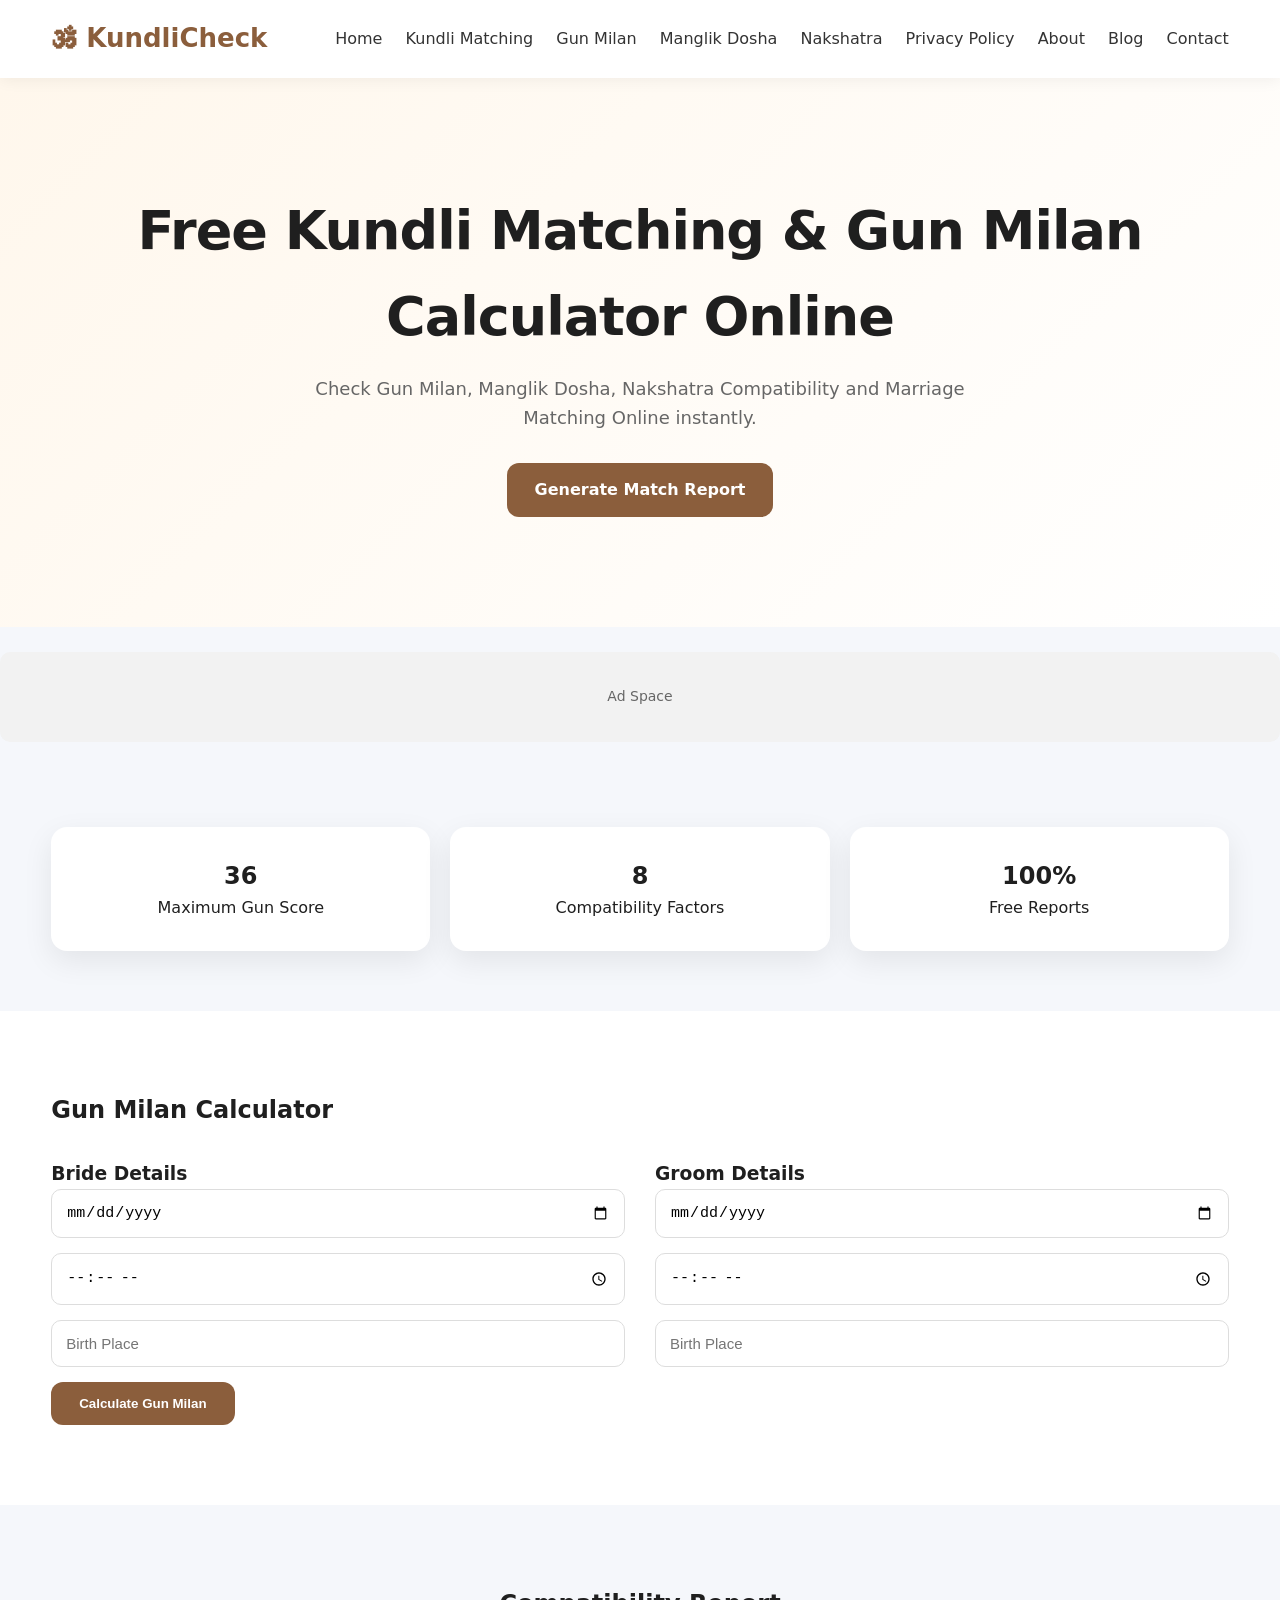
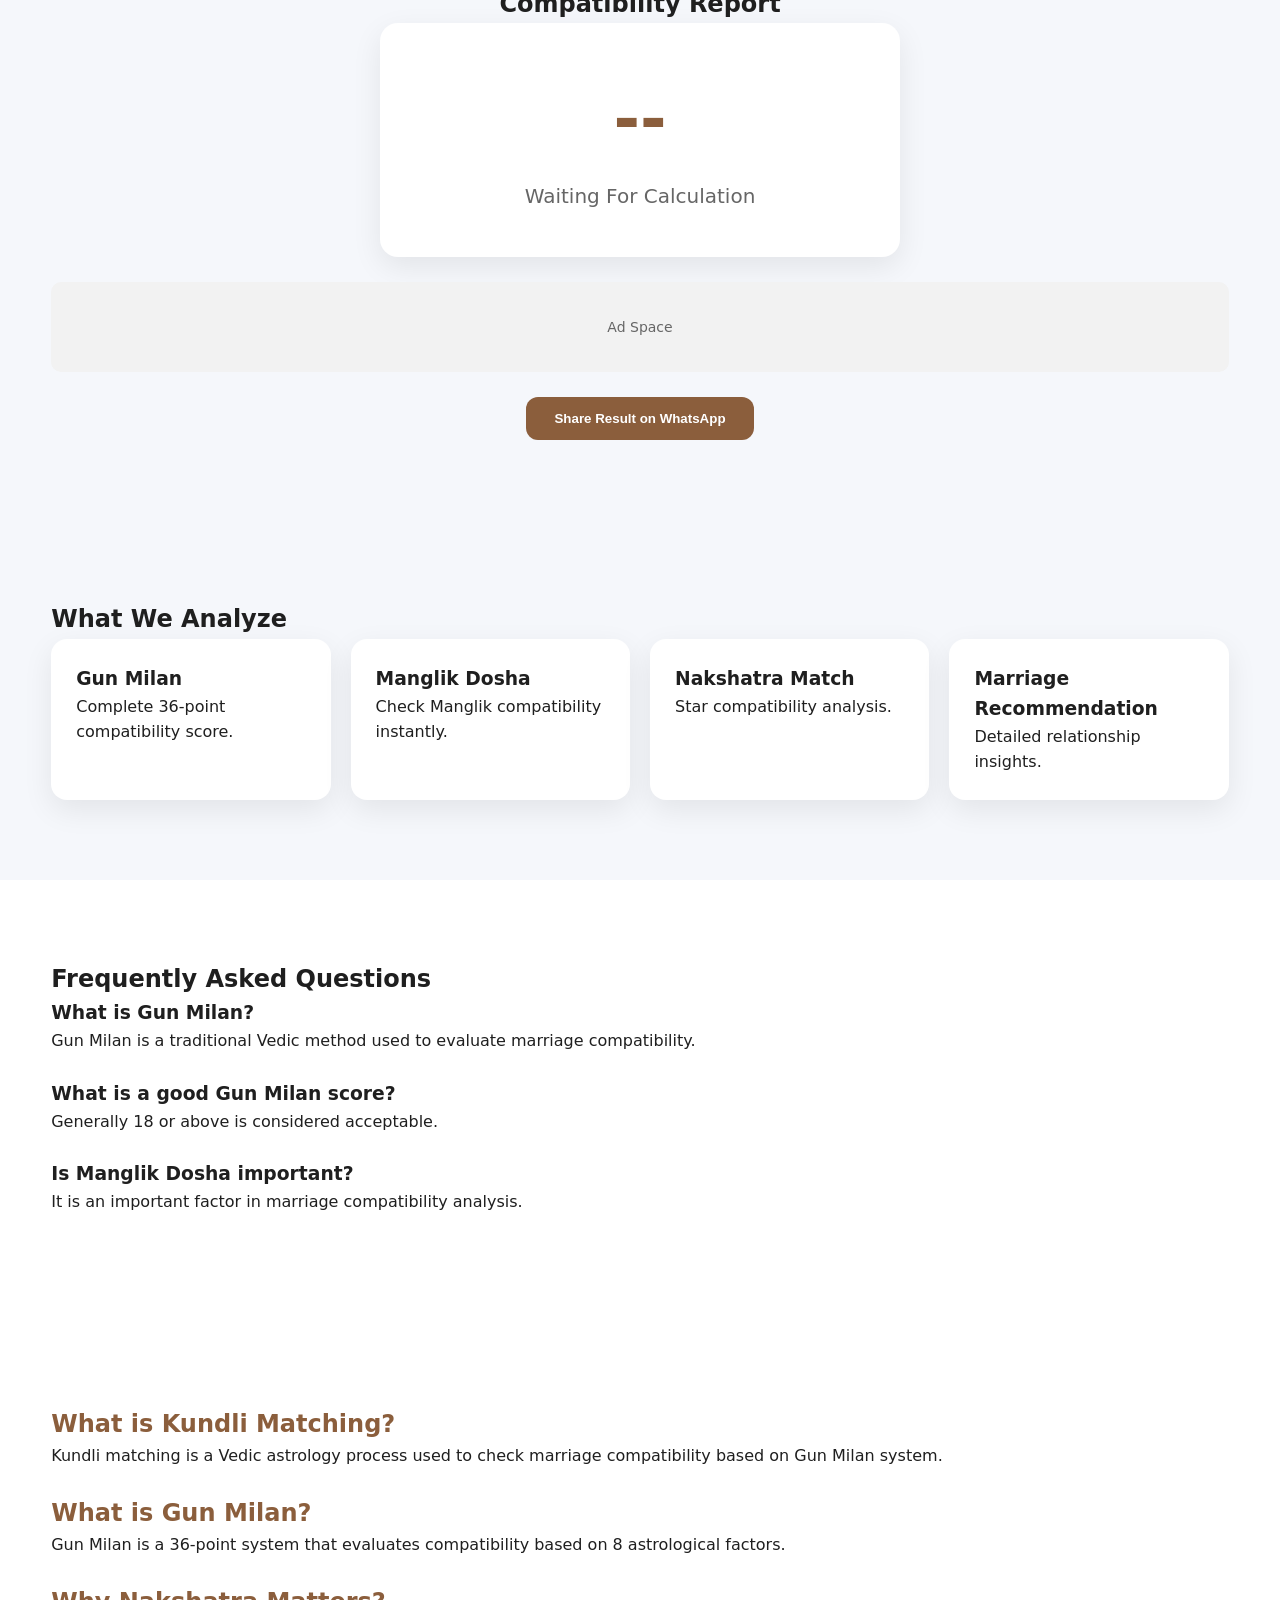
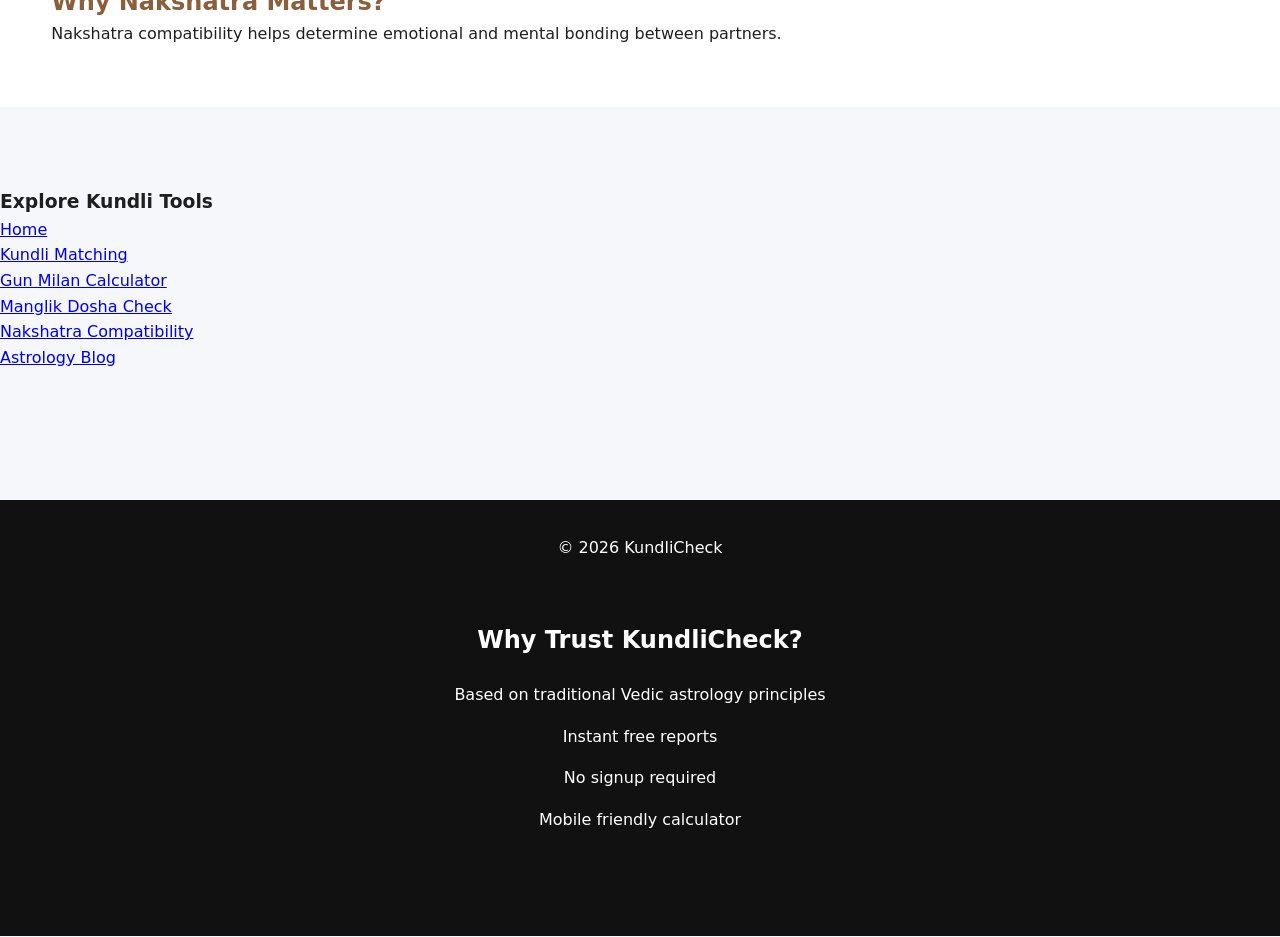
<file: index.html>
<!DOCTYPE html>
<html lang="en">

<head>
<meta charset="UTF-8">
<meta name="viewport" content="width=device-width, initial-scale=1.0">

<title>Kundli Matching Online | Free Gun Milan Calculator | Marriage Compatibility</title>

<meta name="description" content="Free Kundli Matching tool. Check Gun Milan, Manglik Dosha, Nakshatra compatibility and marriage horoscope instantly.">

<meta name="keywords" content="kundli matching, gun milan calculator, manglik dosha check, marriage compatibility">

<meta name="robots" content="index, follow">
<meta name="author" content="KundliCheck">

<link rel="canonical" href="https://kundlicheck.in/">

<link rel="stylesheet" href="css/style.css">
</head>

<body>

<!-- HEADER -->
<header>
<div class="container nav">

<div class="logo">
🕉 KundliCheck
</div>

<nav>
<a href="index.html">Home</a>
<a href="kundli-matching.html">Kundli Matching</a>
<a href="gun-milan-calculator.html">Gun Milan</a>
<a href="manglik-dosha-check.html">Manglik Dosha</a>
<a href="nakshatra-compatibility.html">Nakshatra</a>
<a href="privacy-policy.html">Privacy Policy</a>
<a href="about.html">About</a>
<a href="blog.html">Blog</a>
<a href="contact.html">Contact</a>
</nav>

</div>
</header>

<!-- HERO -->
<section class="hero">

<div class="container">

<h1>Free Kundli Matching & Gun Milan Calculator Online</h1>

<p>
Check Gun Milan, Manglik Dosha, Nakshatra Compatibility and Marriage Matching Online instantly.
</p>

<a href="#calculator" class="btn">
Generate Match Report
</a>

</div>

</section>
<div class="ad-box">Ad Space</div>
<!-- STATS -->
<section class="stats">

<div class="container stats-grid">

<div class="stat-card">
<h2>36</h2>
<p>Maximum Gun Score</p>
</div>

<div class="stat-card">
<h2>8</h2>
<p>Compatibility Factors</p>
</div>

<div class="stat-card">
<h2>100%</h2>
<p>Free Reports</p>
</div>

</div>

</section>

<!-- CALCULATOR -->
<section id="calculator" class="calculator">

<div class="container">

<h2>Gun Milan Calculator</h2>

<div class="form-grid">

<div>
<h3>Bride Details</h3>
<input type="date" id="brideDob">
<input type="time" id="brideTime">
<input type="text" id="bridePlace" placeholder="Birth Place">
</div>

<div>
<h3>Groom Details</h3>
<input type="date" id="groomDob">
<input type="time" id="groomTime">
<input type="text" id="groomPlace" placeholder="Birth Place">
</div>

</div>

<button id="generateBtn">
Calculate Gun Milan
</button>

</div>

</section>

<!-- RESULT -->
<section id="result" class="result">

<div class="container">

<h2>Compatibility Report</h2>

<div class="score-card">

<div id="score" class="score">--</div>
<div id="status" class="status">Waiting For Calculation</div>

</div>

<div id="report"></div>

<div class="ad-box">
Ad Space
</div>

<button onclick="shareResult()" class="btn">
Share Result on WhatsApp
</button>

</div>

</section>

<!-- FEATURES -->
<section class="features">

<div class="container">

<h2>What We Analyze</h2>

<div class="feature-grid">

<div class="feature">
<h3>Gun Milan</h3>
<p>Complete 36-point compatibility score.</p>
</div>

<div class="feature">
<h3>Manglik Dosha</h3>
<p>Check Manglik compatibility instantly.</p>
</div>

<div class="feature">
<h3>Nakshatra Match</h3>
<p>Star compatibility analysis.</p>
</div>

<div class="feature">
<h3>Marriage Recommendation</h3>
<p>Detailed relationship insights.</p>
</div>

</div>

</div>

</section>

<!-- FAQ -->
<section class="faq">

<div class="container">

<h2>Frequently Asked Questions</h2>

<div class="faq-item">
<h3>What is Gun Milan?</h3>
<p>Gun Milan is a traditional Vedic method used to evaluate marriage compatibility.</p>
</div>

<div class="faq-item">
<h3>What is a good Gun Milan score?</h3>
<p>Generally 18 or above is considered acceptable.</p>
</div>

<div class="faq-item">
<h3>Is Manglik Dosha important?</h3>
<p>It is an important factor in marriage compatibility analysis.</p>
</div>

</div>

</section>

<!-- SEO CONTENT -->
<section id="seo-content">

<div class="container">

<h2>What is Kundli Matching?</h2>
<p>Kundli matching is a Vedic astrology process used to check marriage compatibility based on Gun Milan system.</p>

<h2>What is Gun Milan?</h2>
<p>Gun Milan is a 36-point system that evaluates compatibility based on 8 astrological factors.</p>

<h2>Why Nakshatra Matters?</h2>
<p>Nakshatra compatibility helps determine emotional and mental bonding between partners.</p>

</div>

</section>

<!-- INTERNAL LINKS -->

<div class="features">
<h3>Explore Kundli Tools</h3>

<a href="index.html">Home</a><br>
<a href="kundli-matching.html">Kundli Matching</a><br>
<a href="gun-milan-calculator.html">Gun Milan Calculator</a><br>
<a href="manglik-dosha-check.html">Manglik Dosha Check</a><br>
<a href="nakshatra-compatibility.html">Nakshatra Compatibility</a><br>
<a href="blog.html">Astrology Blog</a>
</div>
<!-- FOOTER -->
<footer>

<div class="container">

<p>© 2026 KundliCheck</p>

<div class="trust">
<h2>Why Trust KundliCheck?</h2>
<ul>
<li>Based on traditional Vedic astrology principles</li>
<li>Instant free reports</li>
<li>No signup required</li>
<li>Mobile friendly calculator</li>
</ul>
</div>

</div>

</footer>

<!-- SCRIPTS -->
<script src="js/nakshatra-data.js"></script>
<script src="js/astro-engine.js"></script>
<script src="js/gunmilan-engine.js"></script>
<script src="js/app.js"></script>

</body>
</html>
</file>
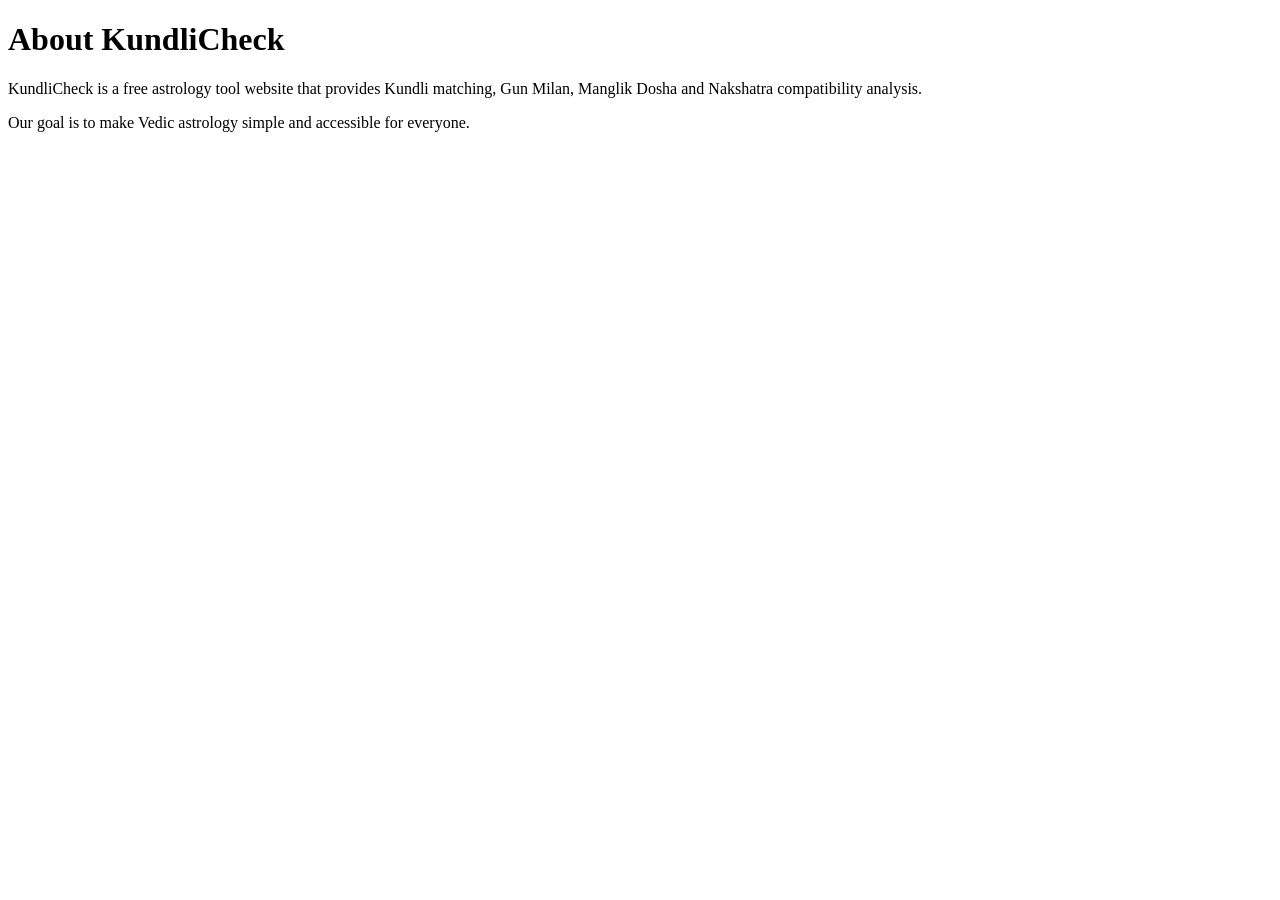
<file: about.html>
<!DOCTYPE html>
<html lang="en">
<head>
<meta charset="UTF-8">
<meta name="viewport" content="width=device-width, initial-scale=1.0">
<title>About Us | KundliCheck</title>
</head>

<body>

<h1>About KundliCheck</h1>

<p>KundliCheck is a free astrology tool website that provides Kundli matching, Gun Milan, Manglik Dosha and Nakshatra compatibility analysis.</p>

<p>Our goal is to make Vedic astrology simple and accessible for everyone.</p>

</body>
</html>
</file>
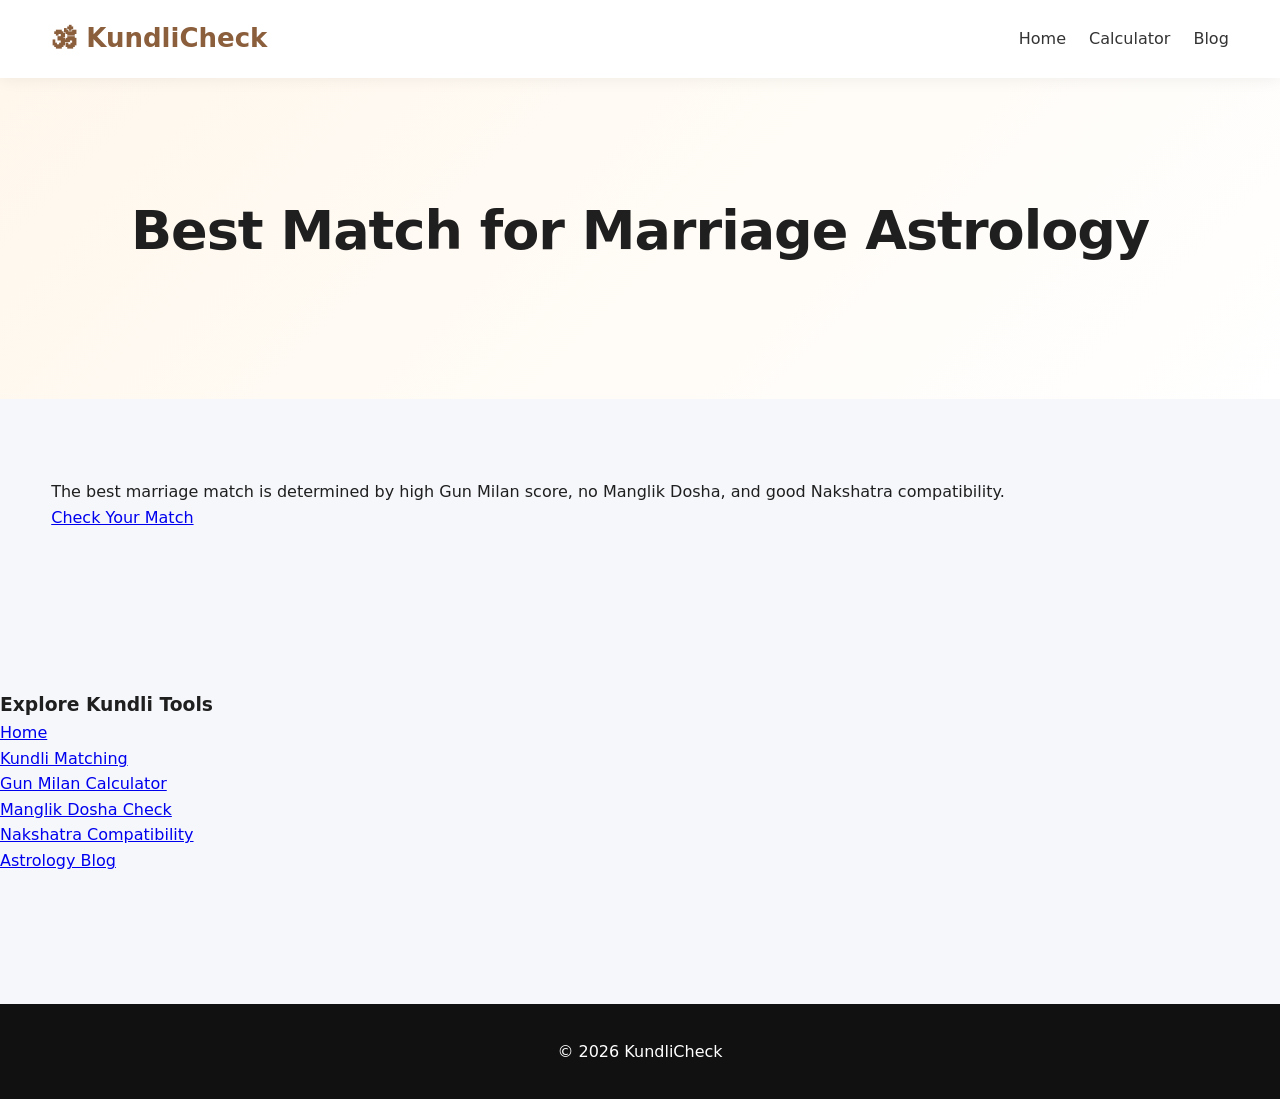
<file: best-match-for-marriage-astrology.html>
<!DOCTYPE html>
<html lang="en">
<head>
<meta charset="UTF-8">
<meta name="viewport" content="width=device-width, initial-scale=1.0">

<title>Best Match for Marriage Astrology</title>
<meta name="robots" content="index, follow">

<link rel="canonical" href="https://kundlicheck.in/best-match-for-marriage-astrology.html">
<link rel="stylesheet" href="css/style.css">
</head>

<body>

<header>
<div class="container nav">
<div class="logo">🕉 KundliCheck</div>
<nav>
<a href="index.html">Home</a>
<a href="kundli-matching.html">Calculator</a>
<a href="blog.html">Blog</a>
</nav>
</div>
</header>

<section class="hero">
<div class="container">
<h1>Best Match for Marriage Astrology</h1>
</div>
</section>

<section class="features">
<div class="container">

<p>
The best marriage match is determined by high Gun Milan score, no Manglik Dosha, and good Nakshatra compatibility.
</p>

<a href="kundli-matching.html">Check Your Match</a>

</div>
</section>
<div class="features">
<h3>Explore Kundli Tools</h3>

<a href="index.html">Home</a><br>
<a href="kundli-matching.html">Kundli Matching</a><br>
<a href="gun-milan-calculator.html">Gun Milan Calculator</a><br>
<a href="manglik-dosha-check.html">Manglik Dosha Check</a><br>
<a href="nakshatra-compatibility.html">Nakshatra Compatibility</a><br>
<a href="blog.html">Astrology Blog</a>
</div>
<footer>
<div class="container">
<p>© 2026 KundliCheck</p>
</div>
</footer>

</body>
</html>
</file>
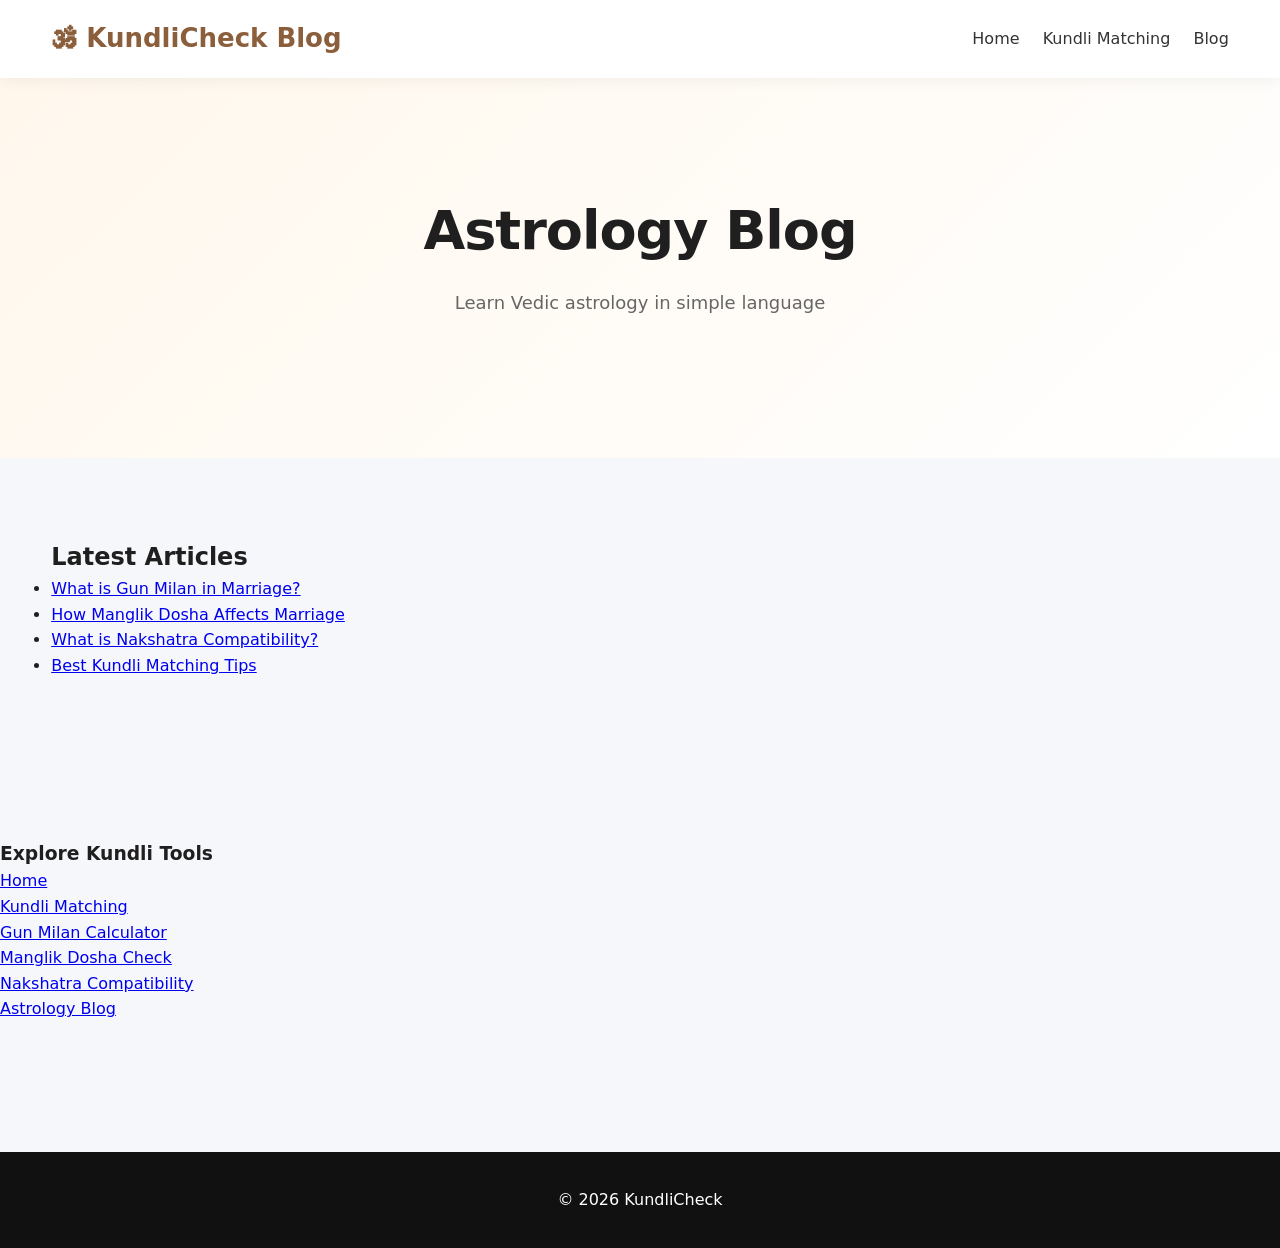
<file: blog.html>
<!DOCTYPE html>
<html lang="en">

<head>
<meta charset="UTF-8">
<meta name="viewport" content="width=device-width, initial-scale=1.0">

<title>Kundli Astrology Blog | Gun Milan, Manglik Dosha Guide</title>

<meta name="description" content="Learn about Kundli matching, Gun Milan, Manglik Dosha and Nakshatra compatibility with simple explanations.">
<meta name="robots" content="index, follow">

<link rel="canonical" href="https://kundlicheck.in/blog.html">

<link rel="stylesheet" href="css/style.css">
</head>

<body>

<header>
<div class="container nav">
<div class="logo">🕉 KundliCheck Blog</div>

<nav>
<a href="index.html">Home</a>
<a href="kundli-matching.html">Kundli Matching</a>
<a href="blog.html">Blog</a>
</nav>
</div>
</header>

<section class="hero">
<div class="container">
<h1>Astrology Blog</h1>
<p>Learn Vedic astrology in simple language</p>
</div>
</section>

<section class="features">
<div class="container">

<h2>Latest Articles</h2>

<ul>
<li><a href="#">What is Gun Milan in Marriage?</a></li>
<li><a href="#">How Manglik Dosha Affects Marriage</a></li>
<li><a href="#">What is Nakshatra Compatibility?</a></li>
<li><a href="#">Best Kundli Matching Tips</a></li>
</ul>

</div>
</section>
<div class="features">
<h3>Explore Kundli Tools</h3>

<a href="index.html">Home</a><br>
<a href="kundli-matching.html">Kundli Matching</a><br>
<a href="gun-milan-calculator.html">Gun Milan Calculator</a><br>
<a href="manglik-dosha-check.html">Manglik Dosha Check</a><br>
<a href="nakshatra-compatibility.html">Nakshatra Compatibility</a><br>
<a href="blog.html">Astrology Blog</a>
</div>
<footer>
<div class="container">
<p>© 2026 KundliCheck</p>
</div>
</footer>

</body>
</html>
</file>
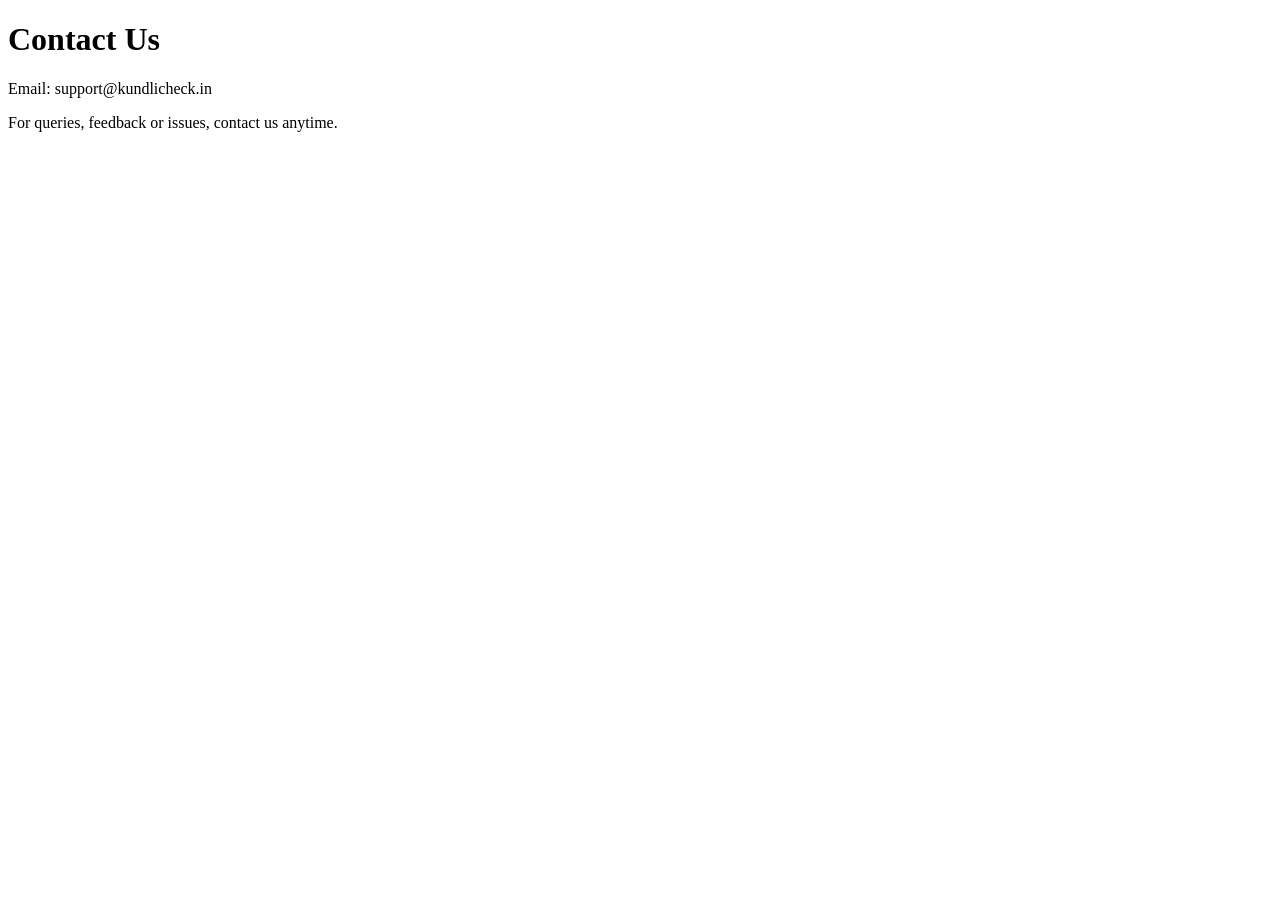
<file: contact.html>
<!DOCTYPE html>
<html lang="en">
<head>
<meta charset="UTF-8">
<meta name="viewport" content="width=device-width, initial-scale=1.0">
<title>Contact Us | KundliCheck</title>
</head>

<body>

<h1>Contact Us</h1>

<p>Email: support@kundlicheck.in</p>

<p>For queries, feedback or issues, contact us anytime.</p>

</body>
</html>
</file>
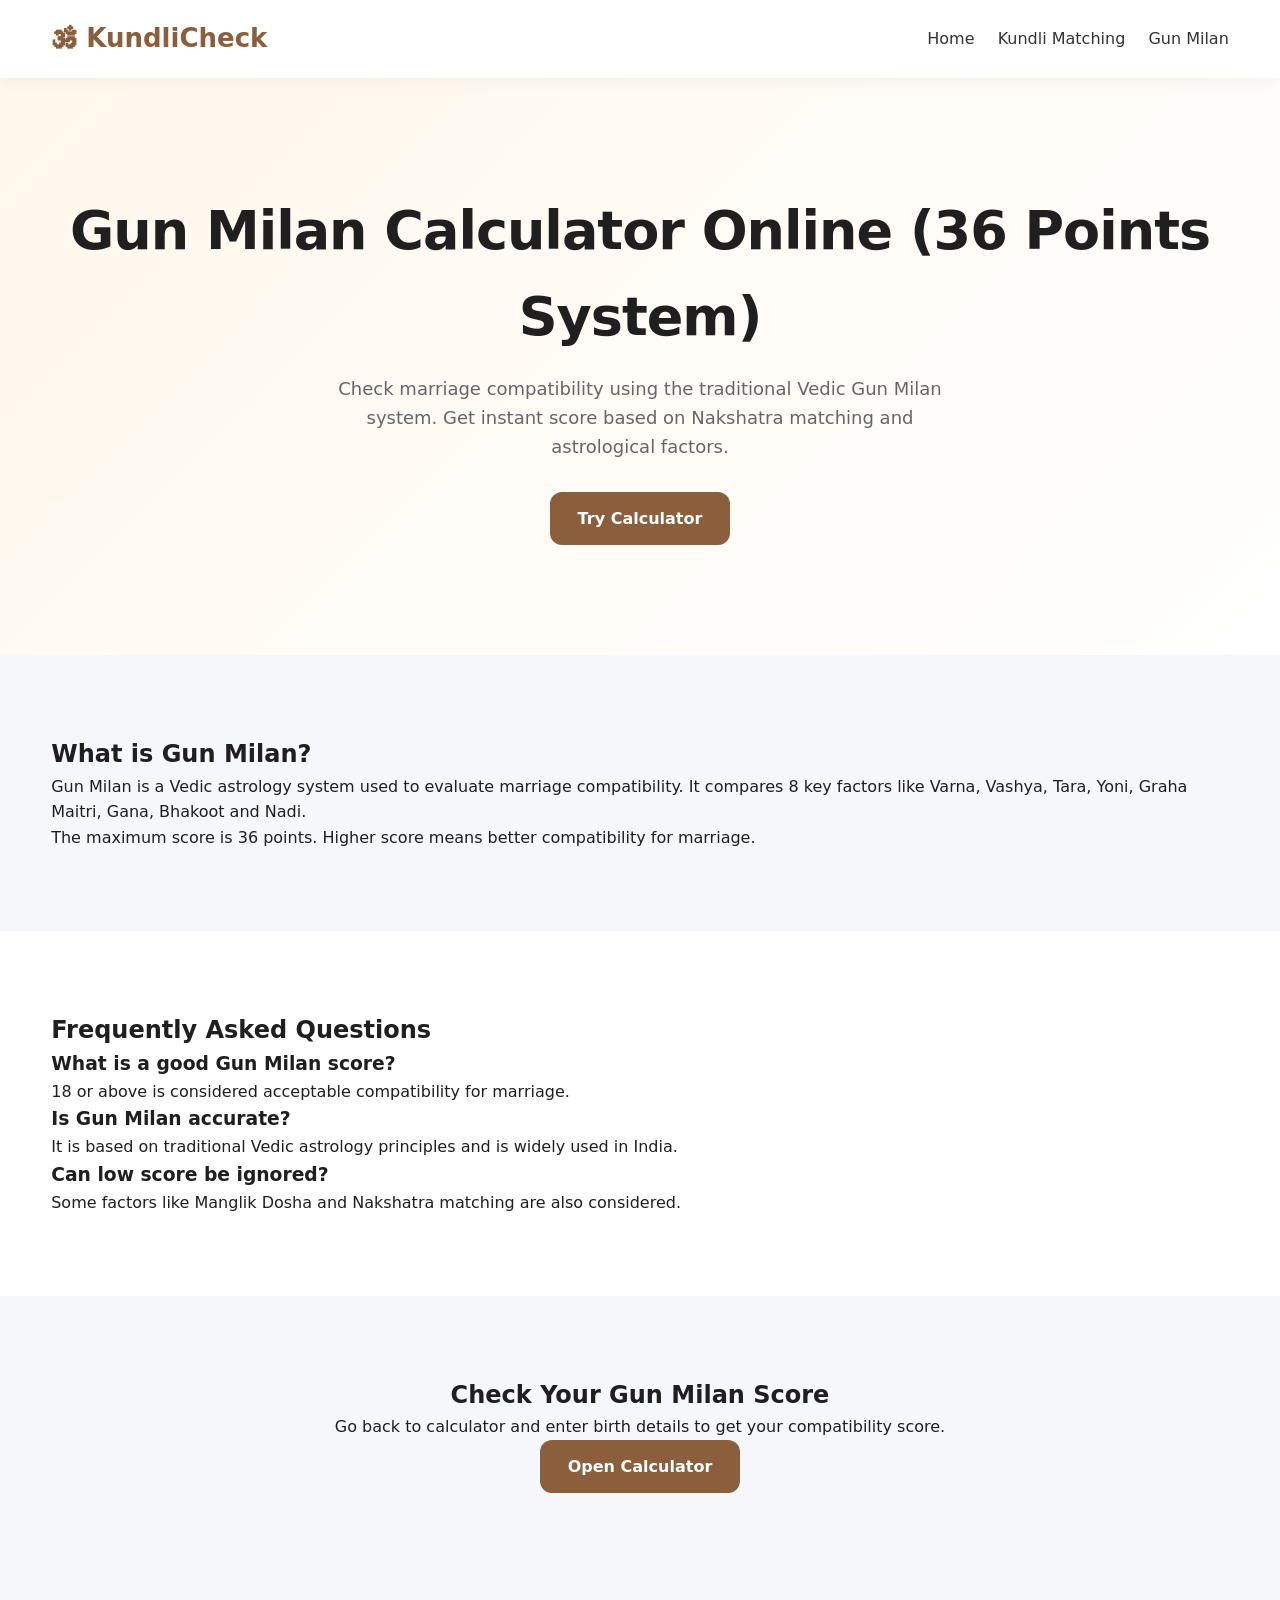
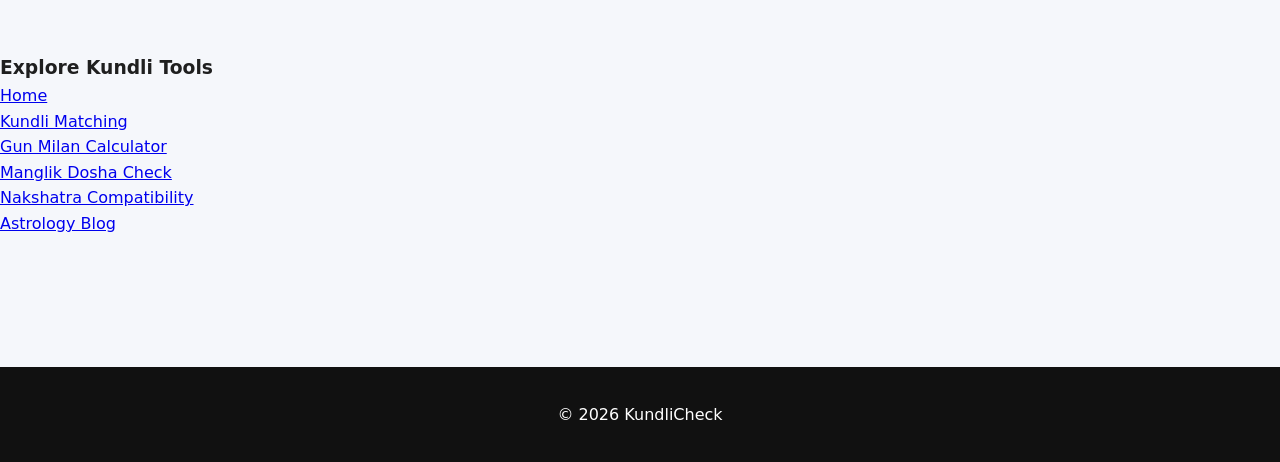
<file: gun-milan-calculator.html>
<!DOCTYPE html>
<html lang="en">

<head>
<meta charset="UTF-8">
<meta name="viewport" content="width=device-width, initial-scale=1.0">

<title>Gun Milan Calculator Online | Free Kundli Matching Tool</title>

<meta name="description" content="Use free Gun Milan calculator to check marriage compatibility. Get accurate 36-point Kundli matching score instantly.">
<meta name="robots" content="index, follow">
  <meta name="author" content="KundliCheck">

<link rel="canonical" href="https://kundlicheck.in/gun-milan-calculator.html">

<link rel="stylesheet" href="css/style.css">
</head>

<body>

<header>
  <div class="container nav">
    <div class="logo">🕉 KundliCheck</div>

    <nav>
      <a href="index.html">Home</a>
      <a href="kundli-matching.html">Kundli Matching</a>
      <a href="gun-milan-calculator.html">Gun Milan</a>
    </nav>
  </div>
</header>

<section class="hero">

  <div class="container">

    <h1>Gun Milan Calculator Online (36 Points System)</h1>

    <p>
      Check marriage compatibility using the traditional Vedic Gun Milan system.
      Get instant score based on Nakshatra matching and astrological factors.
    </p>

    <a href="index.html#calculator" class="btn">Try Calculator</a>

  </div>

</section>

<section class="features">

  <div class="container">

    <h2>What is Gun Milan?</h2>

    <p>
      Gun Milan is a Vedic astrology system used to evaluate marriage compatibility.
      It compares 8 key factors like Varna, Vashya, Tara, Yoni, Graha Maitri, Gana, Bhakoot and Nadi.
    </p>

    <p>
      The maximum score is 36 points. Higher score means better compatibility for marriage.
    </p>

  </div>

</section>

<section class="faq">

  <div class="container">

    <h2>Frequently Asked Questions</h2>

    <h3>What is a good Gun Milan score?</h3>
    <p>18 or above is considered acceptable compatibility for marriage.</p>

    <h3>Is Gun Milan accurate?</h3>
    <p>It is based on traditional Vedic astrology principles and is widely used in India.</p>

    <h3>Can low score be ignored?</h3>
    <p>Some factors like Manglik Dosha and Nakshatra matching are also considered.</p>

  </div>

</section>

<section class="result">

  <div class="container">

    <h2>Check Your Gun Milan Score</h2>

    <p>Go back to calculator and enter birth details to get your compatibility score.</p>

    <a href="index.html#calculator" class="btn">Open Calculator</a>

  </div>

</section>
<div class="features">
<h3>Explore Kundli Tools</h3>

<a href="index.html">Home</a><br>
<a href="kundli-matching.html">Kundli Matching</a><br>
<a href="gun-milan-calculator.html">Gun Milan Calculator</a><br>
<a href="manglik-dosha-check.html">Manglik Dosha Check</a><br>
<a href="nakshatra-compatibility.html">Nakshatra Compatibility</a><br>
<a href="blog.html">Astrology Blog</a>
</div>
<footer>

  <div class="container">
    <p>© 2026 KundliCheck</p>
  </div>

</footer>

</body>
</html>
</file>
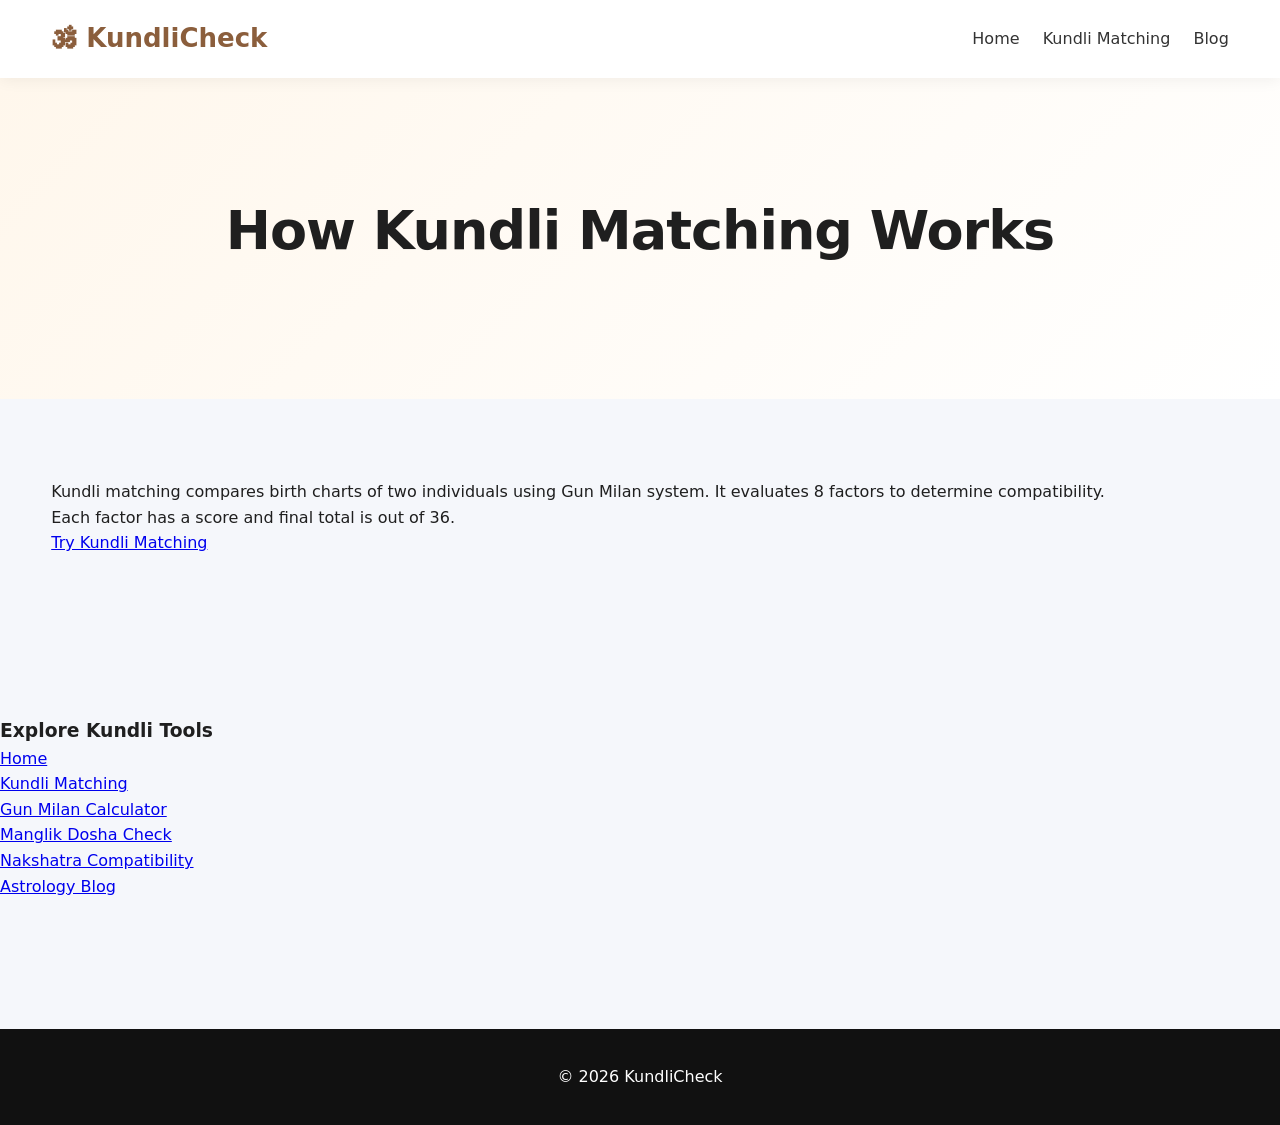
<file: how-kundli-matching-works.html>
<!DOCTYPE html>
<html lang="en">
<head>
<meta charset="UTF-8">
<meta name="viewport" content="width=device-width, initial-scale=1.0">

<title>How Kundli Matching Works | Step by Step Guide</title>
<meta name="robots" content="index, follow">

<link rel="canonical" href="https://kundlicheck.in/how-kundli-matching-works.html">
<link rel="stylesheet" href="css/style.css">
</head>

<body>

<header>
<div class="container nav">
<div class="logo">🕉 KundliCheck</div>
<nav>
<a href="index.html">Home</a>
<a href="kundli-matching.html">Kundli Matching</a>
<a href="blog.html">Blog</a>
</nav>
</div>
</header>

<section class="hero">
<div class="container">
<h1>How Kundli Matching Works</h1>
</div>
</section>

<section class="features">
<div class="container">

<p>
Kundli matching compares birth charts of two individuals using Gun Milan system.
It evaluates 8 factors to determine compatibility.
</p>

<p>
Each factor has a score and final total is out of 36.
</p>

<a href="kundli-matching.html">Try Kundli Matching</a>

</div>
</section>
<div class="features">
<h3>Explore Kundli Tools</h3>

<a href="index.html">Home</a><br>
<a href="kundli-matching.html">Kundli Matching</a><br>
<a href="gun-milan-calculator.html">Gun Milan Calculator</a><br>
<a href="manglik-dosha-check.html">Manglik Dosha Check</a><br>
<a href="nakshatra-compatibility.html">Nakshatra Compatibility</a><br>
<a href="blog.html">Astrology Blog</a>
</div>
<footer>
<div class="container">
<p>© 2026 KundliCheck</p>
</div>
</footer>

</body>
</html>
</file>
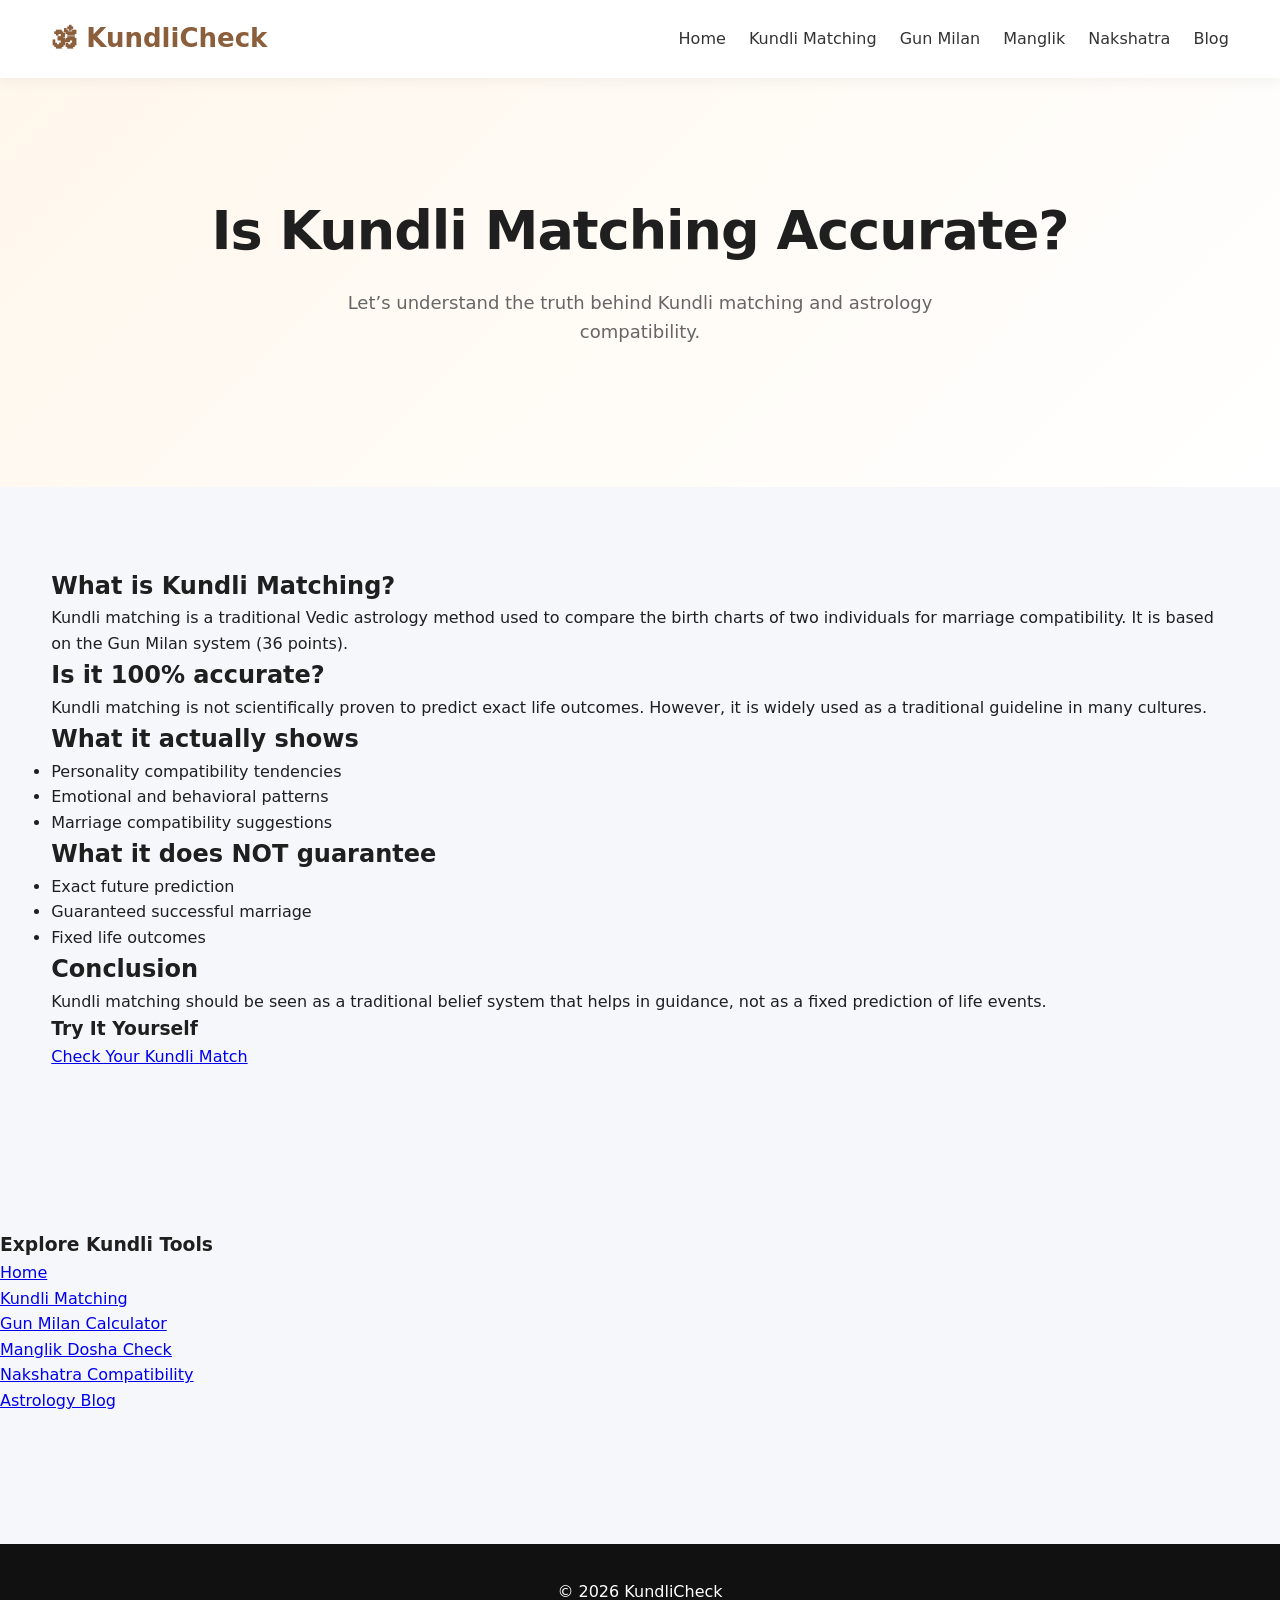
<file: is-kundli-matching-accurate.html>
<!DOCTYPE html>
<html lang="en">
<head>
<meta charset="UTF-8">
<meta name="viewport" content="width=device-width, initial-scale=1.0">

<title>Is Kundli Matching Accurate? Truth Explained</title>

<meta name="description" content="Is Kundli matching accurate or not? Learn the real truth behind Kundli matching, Gun Milan and astrology compatibility.">
<meta name="robots" content="index, follow">

<link rel="canonical" href="https://kundlicheck.in/is-kundli-matching-accurate.html">

<link rel="stylesheet" href="css/style.css">
</head>

<body>

<header>
<div class="container nav">
<div class="logo">🕉 KundliCheck</div>

<nav>
<a href="index.html">Home</a>
<a href="kundli-matching.html">Kundli Matching</a>
<a href="gun-milan-calculator.html">Gun Milan</a>
<a href="manglik-dosha-check.html">Manglik</a>
<a href="nakshatra-compatibility.html">Nakshatra</a>
<a href="blog.html">Blog</a>
</nav>
</div>
</header>

<section class="hero">
<div class="container">
<h1>Is Kundli Matching Accurate?</h1>
<p>Let’s understand the truth behind Kundli matching and astrology compatibility.</p>
</div>
</section>

<section class="features">
<div class="container">

<h2>What is Kundli Matching?</h2>
<p>
Kundli matching is a traditional Vedic astrology method used to compare the birth charts of two individuals for marriage compatibility.
It is based on the Gun Milan system (36 points).
</p>

<h2>Is it 100% accurate?</h2>
<p>
Kundli matching is not scientifically proven to predict exact life outcomes.
However, it is widely used as a traditional guideline in many cultures.
</p>

<h2>What it actually shows</h2>
<ul>
<li>Personality compatibility tendencies</li>
<li>Emotional and behavioral patterns</li>
<li>Marriage compatibility suggestions</li>
</ul>

<h2>What it does NOT guarantee</h2>
<ul>
<li>Exact future prediction</li>
<li>Guaranteed successful marriage</li>
<li>Fixed life outcomes</li>
</ul>

<h2>Conclusion</h2>
<p>
Kundli matching should be seen as a traditional belief system that helps in guidance,
not as a fixed prediction of life events.
</p>

<h3>Try It Yourself</h3>
<a href="kundli-matching.html">Check Your Kundli Match</a>

</div>
</section>

<!-- INTERNAL LINKS -->
<div class="features">
<h3>Explore Kundli Tools</h3>

<a href="index.html">Home</a><br>
<a href="kundli-matching.html">Kundli Matching</a><br>
<a href="gun-milan-calculator.html">Gun Milan Calculator</a><br>
<a href="manglik-dosha-check.html">Manglik Dosha Check</a><br>
<a href="nakshatra-compatibility.html">Nakshatra Compatibility</a><br>
<a href="blog.html">Astrology Blog</a>
</div>

<footer>
<div class="container">
<p>© 2026 KundliCheck</p>
</div>
</footer>

</body>
</html>
</file>
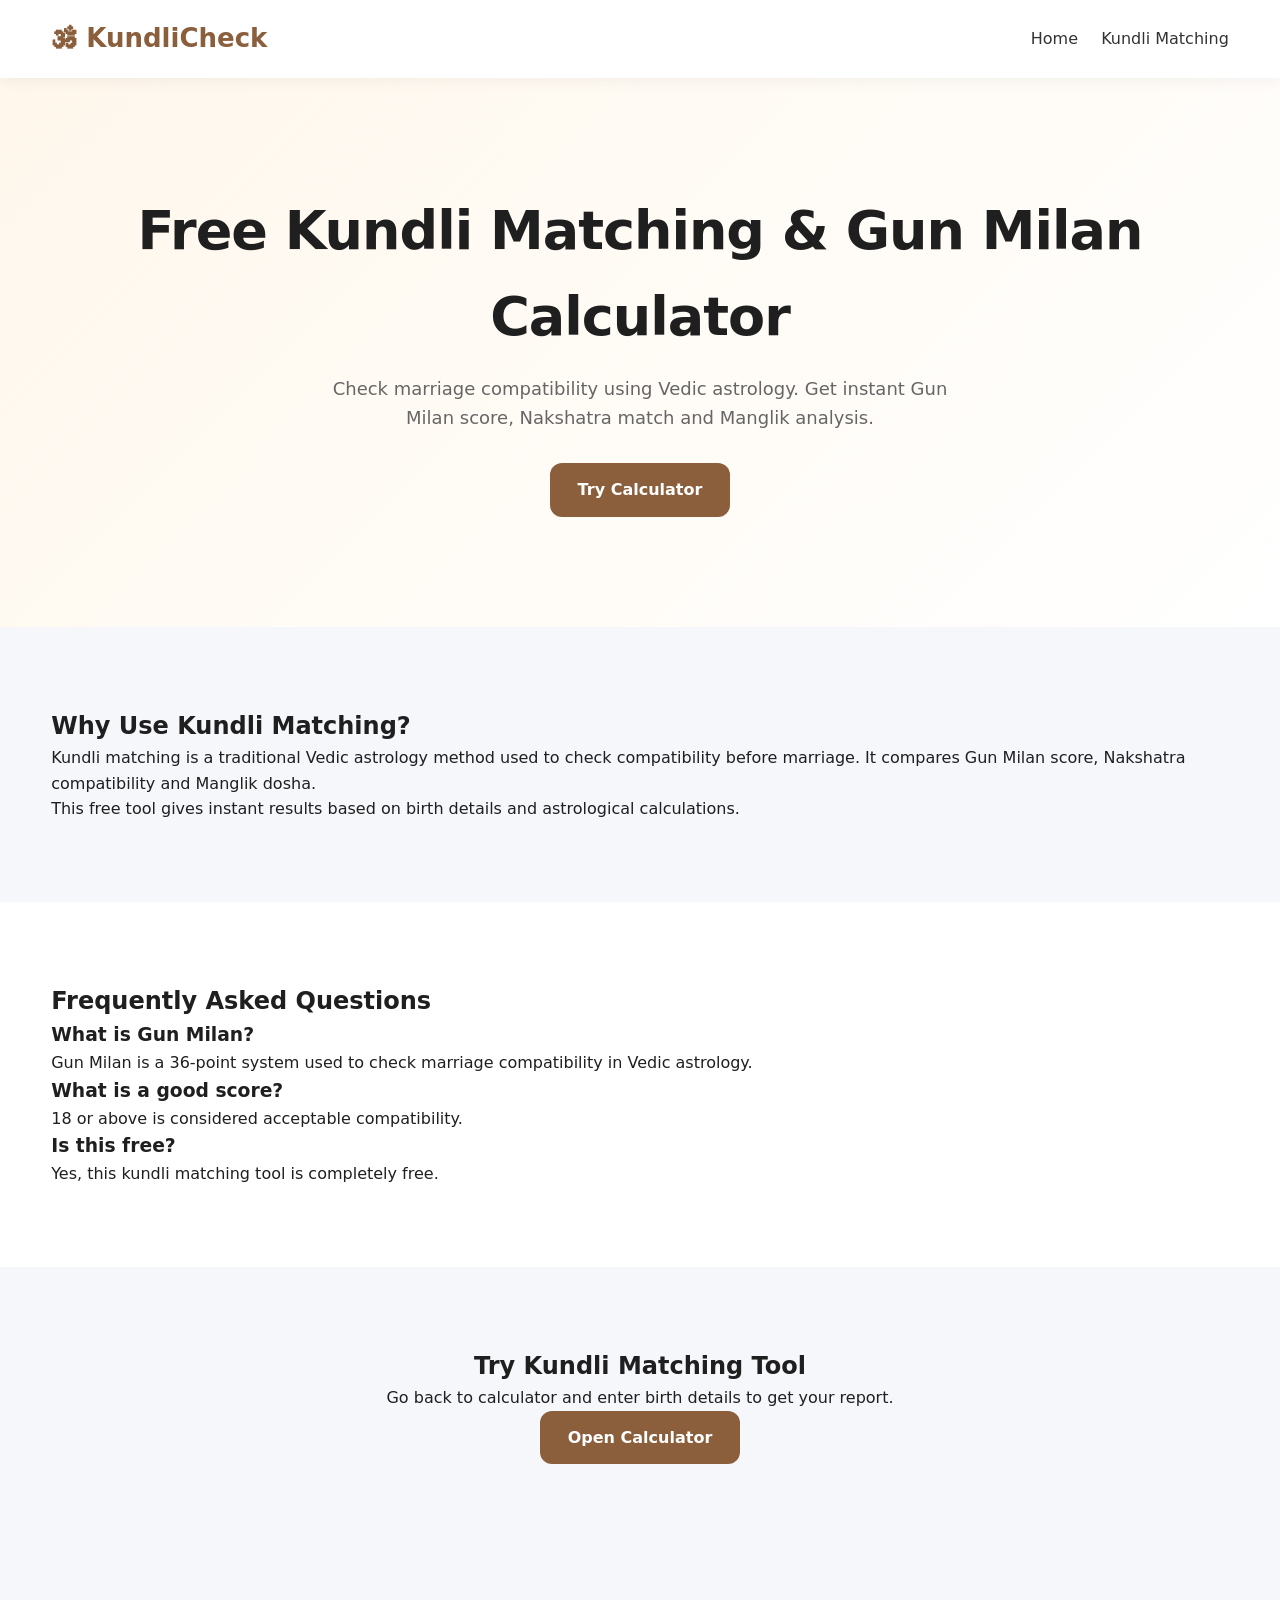
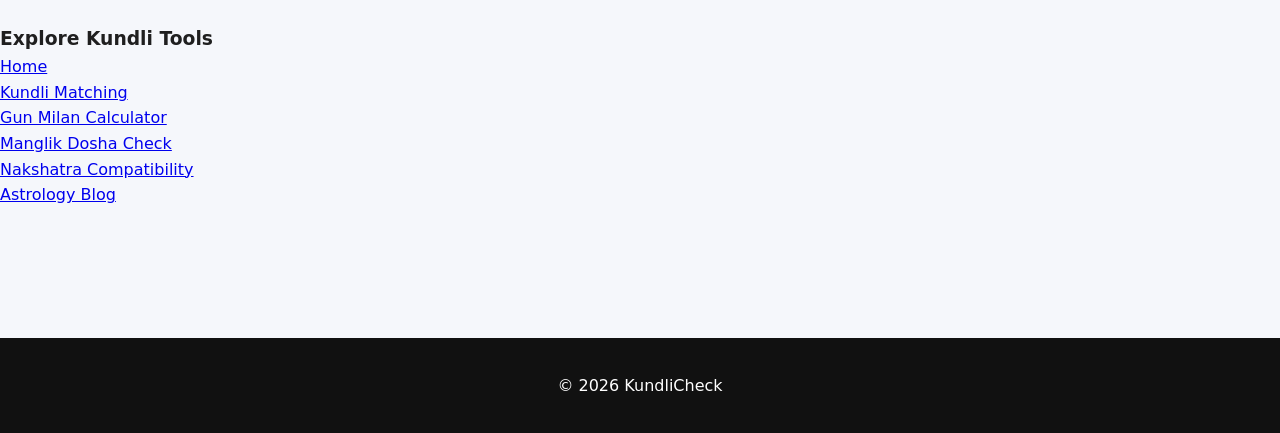
<file: kundli-matching.html>
<!DOCTYPE html>
<html lang="en">

<head>
<meta charset="UTF-8">
<meta name="viewport" content="width=device-width, initial-scale=1.0">

<title>Kundli Matching Online | Free Gun Milan Calculator</title>

<meta name="description" content="Free Kundli matching tool. Check Gun Milan score, Manglik dosha, and marriage compatibility instantly.">
<meta name="robots" content="index, follow">
<meta name="author" content="KundliCheck">

<link rel="canonical" href="https://kundlicheck.in/kundli-matching.html">

<link rel="stylesheet" href="css/style.css">
</head>

<body>

<header>
  <div class="container nav">
    <div class="logo">🕉 KundliCheck</div>

    <nav>
      <a href="index.html">Home</a>
      <a href="kundli-matching.html">Kundli Matching</a>
    </nav>
  </div>
</header>

<section class="hero">
  <div class="container">

    <h1>Free Kundli Matching & Gun Milan Calculator</h1>

    <p>
      Check marriage compatibility using Vedic astrology. Get instant Gun Milan score, Nakshatra match and Manglik analysis.
    </p>

    <a href="index.html#calculator" class="btn">Try Calculator</a>

  </div>
</section>

<section class="features">
  <div class="container">

    <h2>Why Use Kundli Matching?</h2>

    <p>
      Kundli matching is a traditional Vedic astrology method used to check compatibility before marriage.
      It compares Gun Milan score, Nakshatra compatibility and Manglik dosha.
    </p>

    <p>
      This free tool gives instant results based on birth details and astrological calculations.
    </p>

  </div>
</section>

<section class="faq">
  <div class="container">

    <h2>Frequently Asked Questions</h2>

    <h3>What is Gun Milan?</h3>
    <p>Gun Milan is a 36-point system used to check marriage compatibility in Vedic astrology.</p>

    <h3>What is a good score?</h3>
    <p>18 or above is considered acceptable compatibility.</p>

    <h3>Is this free?</h3>
    <p>Yes, this kundli matching tool is completely free.</p>

  </div>
</section>

<section class="result">
  <div class="container">

    <h2>Try Kundli Matching Tool</h2>

    <p>Go back to calculator and enter birth details to get your report.</p>

    <a href="index.html#calculator" class="btn">Open Calculator</a>

  </div>
</section>
  <div class="features">
<h3>Explore Kundli Tools</h3>

<a href="index.html">Home</a><br>
<a href="kundli-matching.html">Kundli Matching</a><br>
<a href="gun-milan-calculator.html">Gun Milan Calculator</a><br>
<a href="manglik-dosha-check.html">Manglik Dosha Check</a><br>
<a href="nakshatra-compatibility.html">Nakshatra Compatibility</a><br>
<a href="blog.html">Astrology Blog</a>
</div>

<footer>
  <div class="container">
    <p>© 2026 KundliCheck</p>
  </div>
</footer>

</body>
</html>
</file>
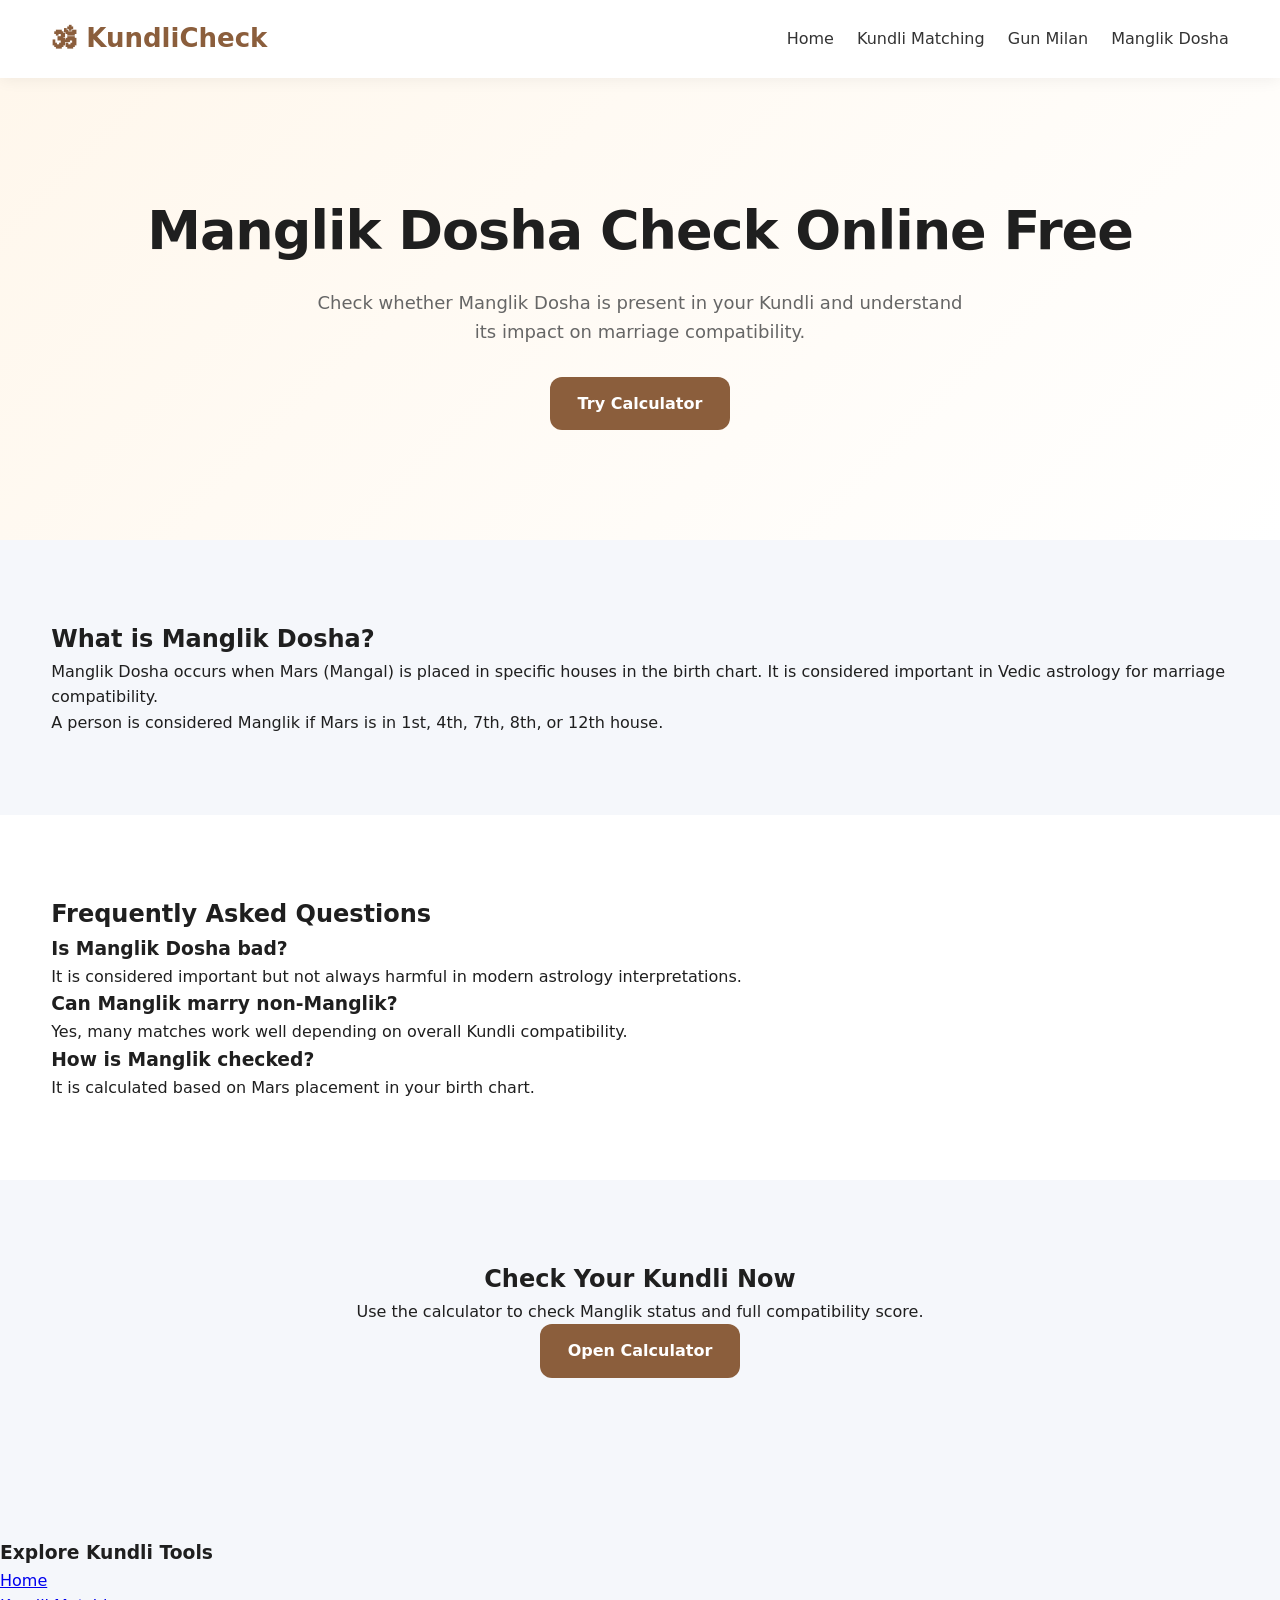
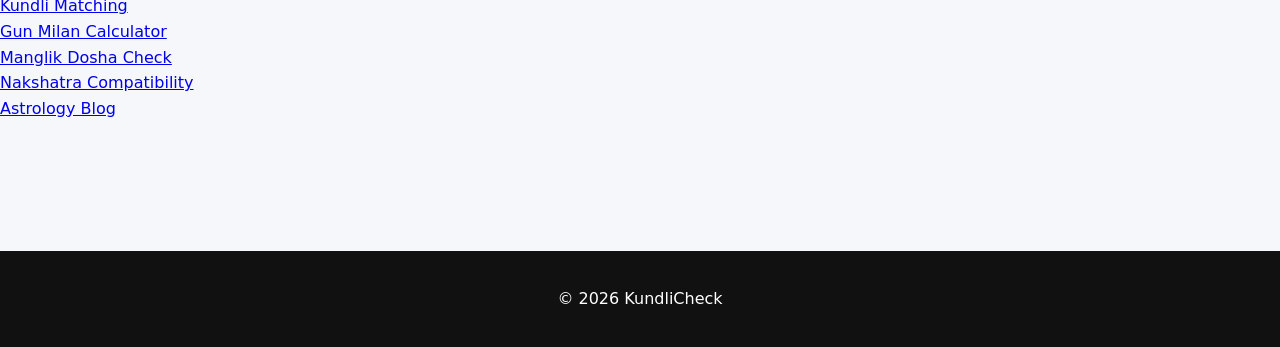
<file: manglik-dosha-check.html>
<!DOCTYPE html>
<html lang="en">

<head>
<meta charset="UTF-8">
<meta name="viewport" content="width=device-width, initial-scale=1.0">

<title>Manglik Dosha Check Online | Free Kundli Matching Tool</title>

<meta name="description" content="Check Manglik Dosha online for free. Find out if you are Manglik and how it affects marriage compatibility.">
<meta name="robots" content="index, follow">
  <meta name="author" content="KundliCheck">

<link rel="canonical" href="https://kundlicheck.in/manglik-dosha-check.html">

<link rel="stylesheet" href="css/style.css">
</head>

<body>

<header>
  <div class="container nav">
    <div class="logo">🕉 KundliCheck</div>

    <nav>
      <a href="index.html">Home</a>
      <a href="kundli-matching.html">Kundli Matching</a>
      <a href="gun-milan-calculator.html">Gun Milan</a>
      <a href="manglik-dosha-check.html">Manglik Dosha</a>
    </nav>
  </div>
</header>

<section class="hero">

  <div class="container">

    <h1>Manglik Dosha Check Online Free</h1>

    <p>
      Check whether Manglik Dosha is present in your Kundli and understand its impact on marriage compatibility.
    </p>

    <a href="index.html#calculator" class="btn">Try Calculator</a>

  </div>

</section>

<section class="features">

  <div class="container">

    <h2>What is Manglik Dosha?</h2>

    <p>
      Manglik Dosha occurs when Mars (Mangal) is placed in specific houses in the birth chart.
      It is considered important in Vedic astrology for marriage compatibility.
    </p>

    <p>
      A person is considered Manglik if Mars is in 1st, 4th, 7th, 8th, or 12th house.
    </p>

  </div>

</section>

<section class="faq">

  <div class="container">

    <h2>Frequently Asked Questions</h2>

    <h3>Is Manglik Dosha bad?</h3>
    <p>It is considered important but not always harmful in modern astrology interpretations.</p>

    <h3>Can Manglik marry non-Manglik?</h3>
    <p>Yes, many matches work well depending on overall Kundli compatibility.</p>

    <h3>How is Manglik checked?</h3>
    <p>It is calculated based on Mars placement in your birth chart.</p>

  </div>

</section>

<section class="result">

  <div class="container">

    <h2>Check Your Kundli Now</h2>

    <p>Use the calculator to check Manglik status and full compatibility score.</p>

    <a href="index.html#calculator" class="btn">Open Calculator</a>

  </div>

</section>
  <div class="features">
<h3>Explore Kundli Tools</h3>

<a href="index.html">Home</a><br>
<a href="kundli-matching.html">Kundli Matching</a><br>
<a href="gun-milan-calculator.html">Gun Milan Calculator</a><br>
<a href="manglik-dosha-check.html">Manglik Dosha Check</a><br>
<a href="nakshatra-compatibility.html">Nakshatra Compatibility</a><br>
<a href="blog.html">Astrology Blog</a>
</div>

<footer>

  <div class="container">
    <p>© 2026 KundliCheck</p>
  </div>

</footer>

</body>
</html>
</file>
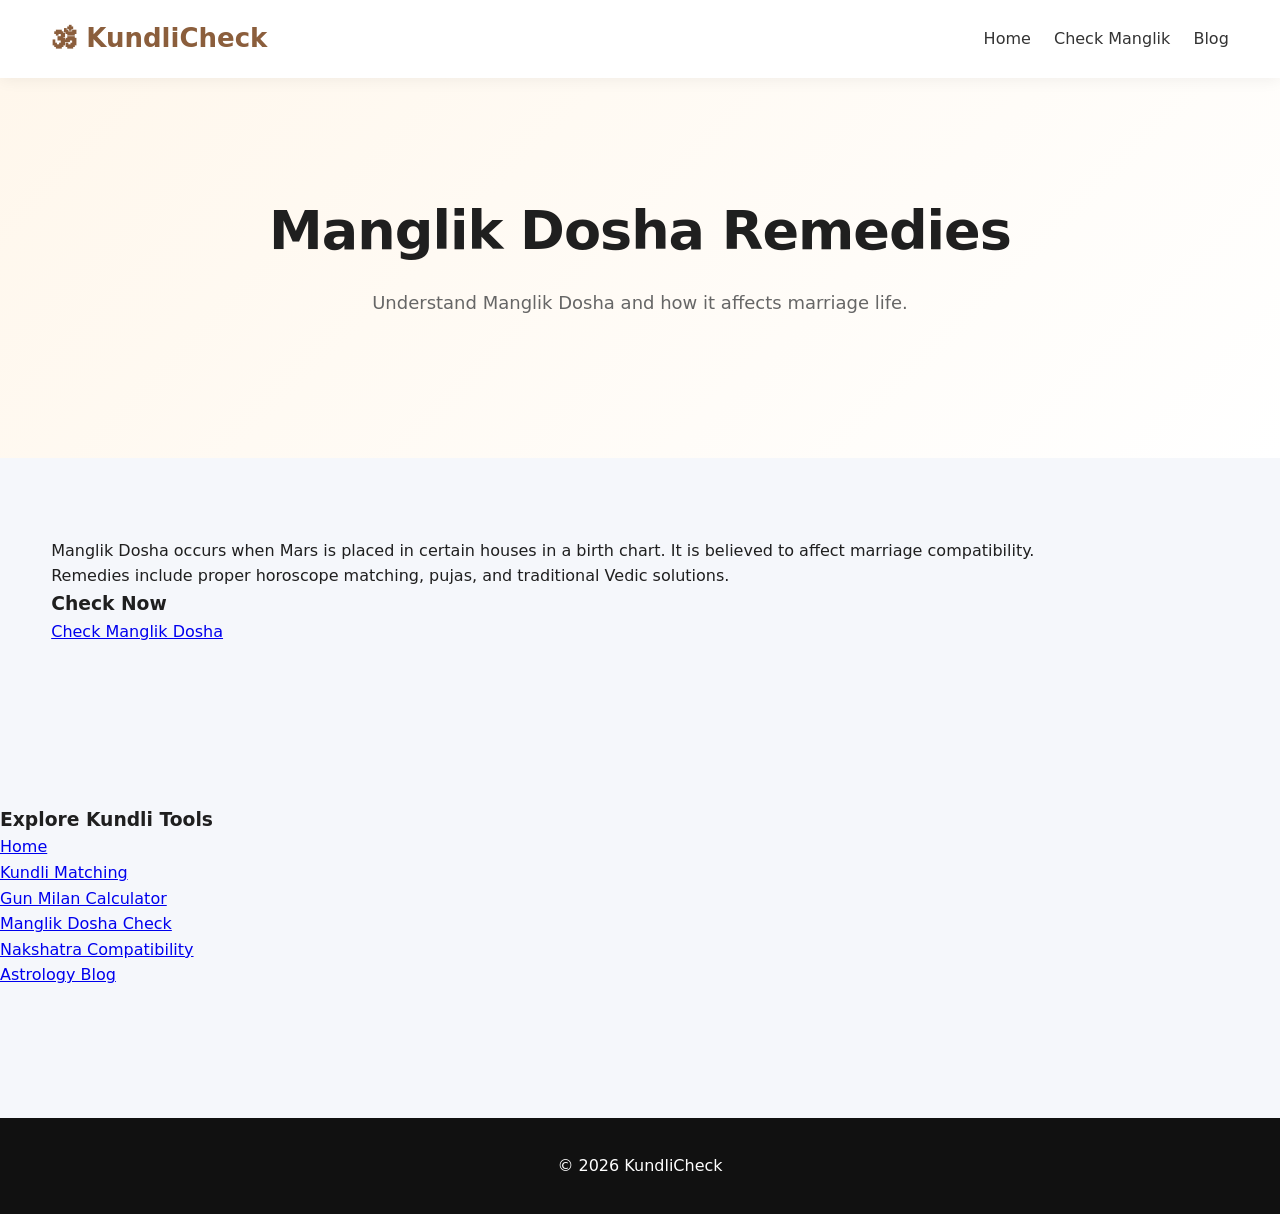
<file: manglik-dosha-remedies.html>
<!DOCTYPE html>
<html lang="en">
<head>
<meta charset="UTF-8">
<meta name="viewport" content="width=device-width, initial-scale=1.0">

<title>Manglik Dosha Remedies | Astrology Guide</title>
<meta name="description" content="Learn about Manglik Dosha, its effects and remedies in Vedic astrology.">
<meta name="robots" content="index, follow">

<link rel="canonical" href="https://kundlicheck.in/manglik-dosha-remedies.html">
<link rel="stylesheet" href="css/style.css">
</head>

<body>

<header>
<div class="container nav">
<div class="logo">🕉 KundliCheck</div>
<nav>
<a href="index.html">Home</a>
<a href="manglik-dosha-check.html">Check Manglik</a>
<a href="blog.html">Blog</a>
</nav>
</div>
</header>

<section class="hero">
<div class="container">
<h1>Manglik Dosha Remedies</h1>
<p>Understand Manglik Dosha and how it affects marriage life.</p>
</div>
</section>

<section class="features">
<div class="container">

<p>
Manglik Dosha occurs when Mars is placed in certain houses in a birth chart.
It is believed to affect marriage compatibility.
</p>

<p>
Remedies include proper horoscope matching, pujas, and traditional Vedic solutions.
</p>

<h3>Check Now</h3>
<a href="manglik-dosha-check.html">Check Manglik Dosha</a>

</div>
</section>
<div class="features">
<h3>Explore Kundli Tools</h3>

<a href="index.html">Home</a><br>
<a href="kundli-matching.html">Kundli Matching</a><br>
<a href="gun-milan-calculator.html">Gun Milan Calculator</a><br>
<a href="manglik-dosha-check.html">Manglik Dosha Check</a><br>
<a href="nakshatra-compatibility.html">Nakshatra Compatibility</a><br>
<a href="blog.html">Astrology Blog</a>
</div>
<footer>
<div class="container">
<p>© 2026 KundliCheck</p>
</div>
  
</footer>

</body>
</html>
</file>
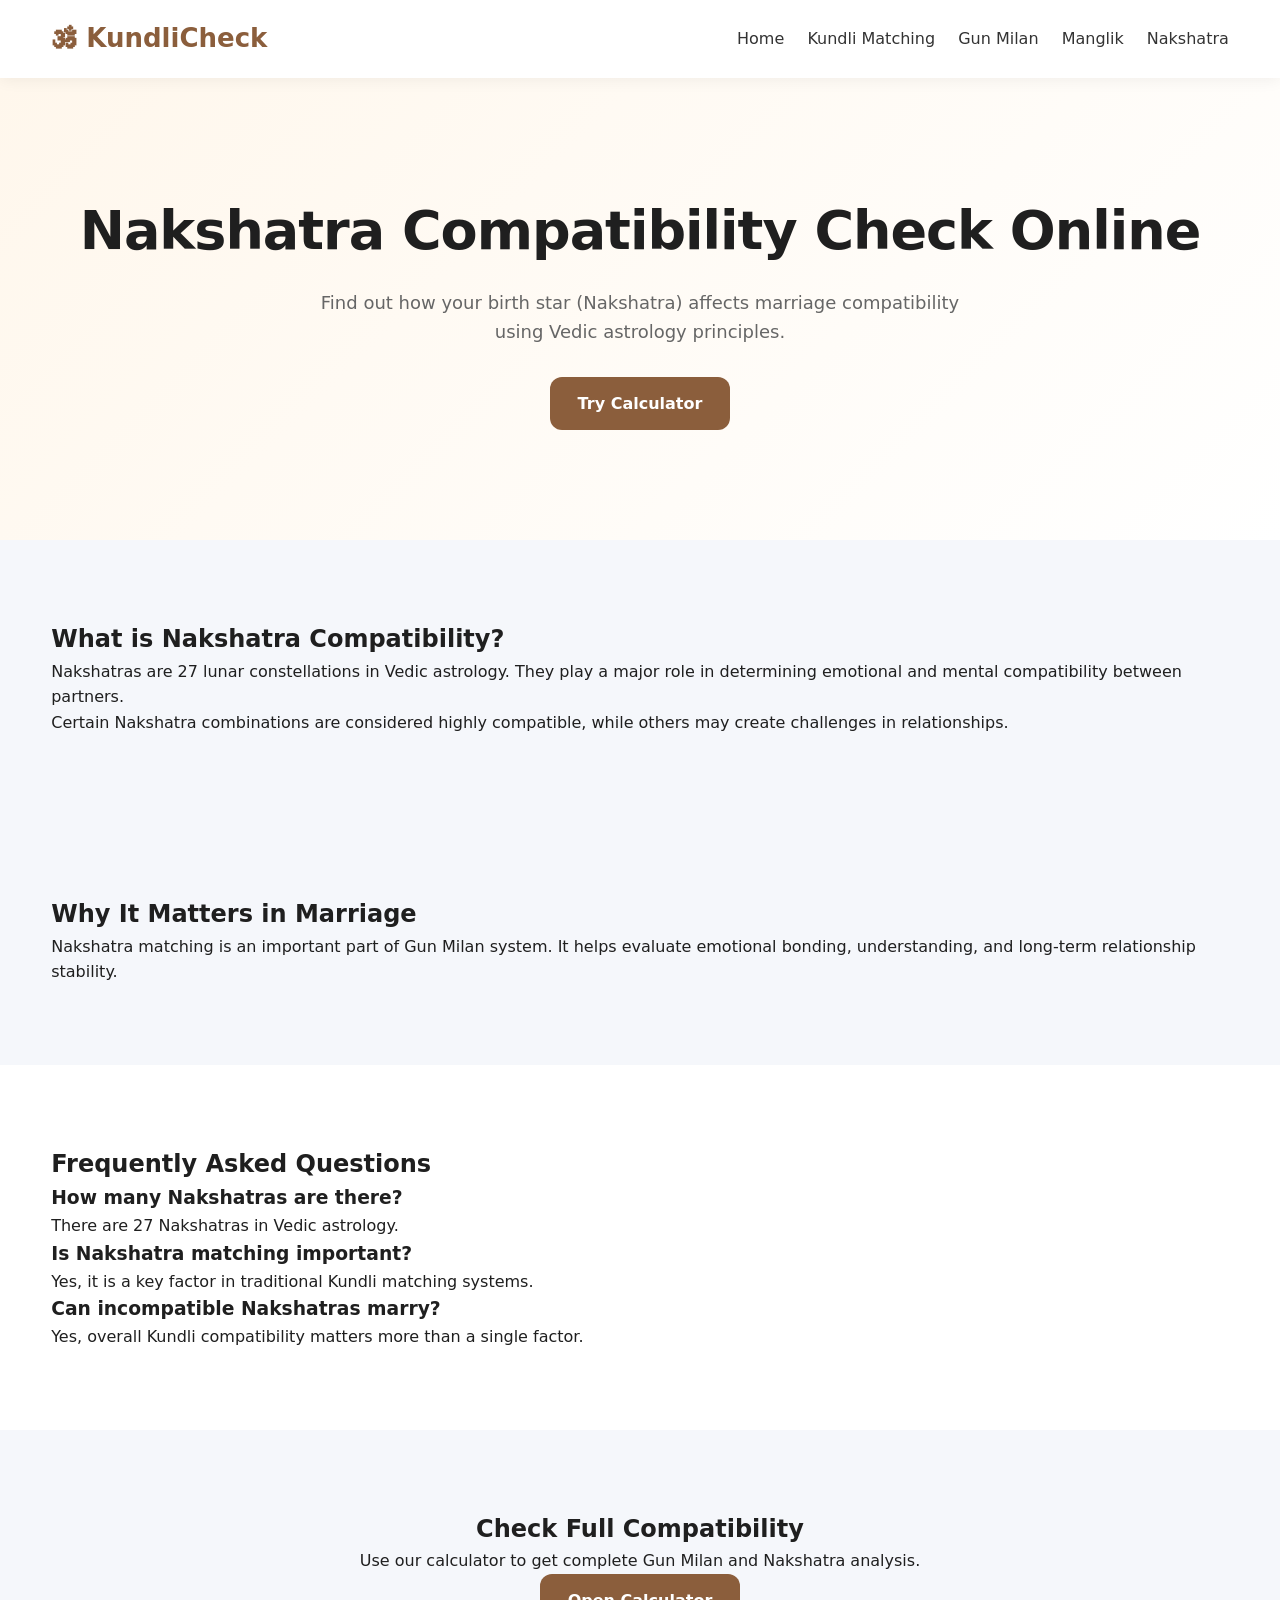
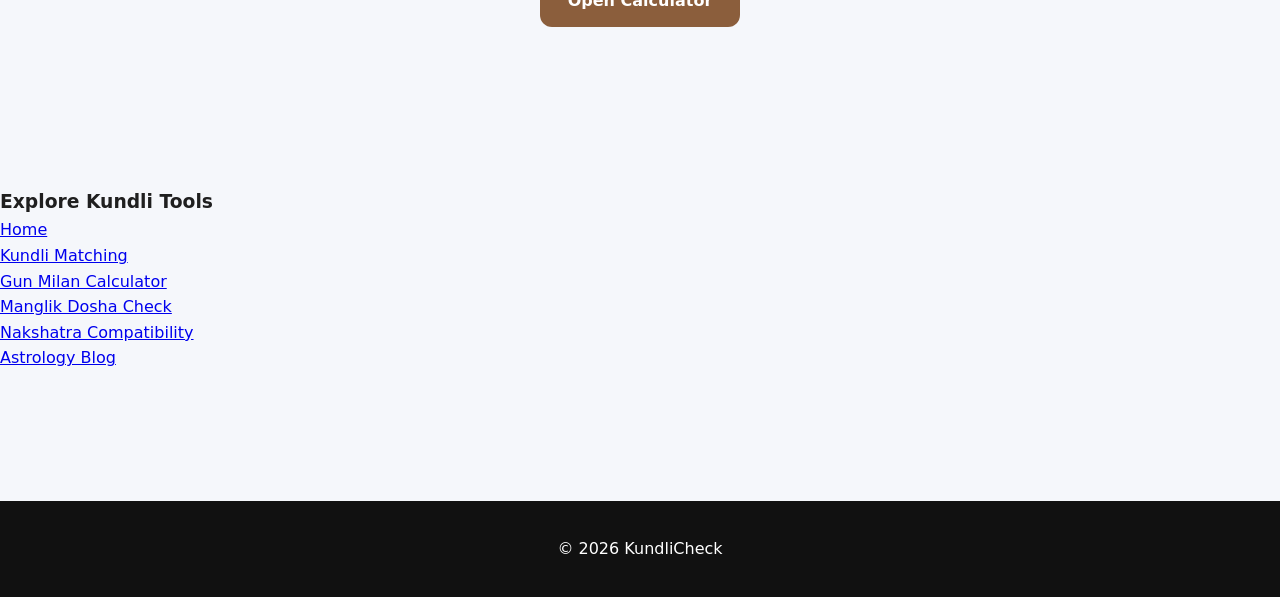
<file: nakshatra-compatibility.html>
<!DOCTYPE html>
<html lang="en">

<head>
<meta charset="UTF-8">
<meta name="viewport" content="width=device-width, initial-scale=1.0">

<title>Nakshatra Compatibility Check | Free Kundli Matching Tool</title>

<meta name="description" content="Check Nakshatra compatibility for marriage. Understand how birth stars affect relationship compatibility in Vedic astrology.">
<meta name="robots" content="index, follow">
  <meta name="author" content="KundliCheck">

<link rel="canonical" href="https://kundlicheck.in/nakshatra-compatibility.html">

<link rel="stylesheet" href="css/style.css">
</head>

<body>

<header>
  <div class="container nav">
    <div class="logo">🕉 KundliCheck</div>

    <nav>
      <a href="index.html">Home</a>
      <a href="kundli-matching.html">Kundli Matching</a>
      <a href="gun-milan-calculator.html">Gun Milan</a>
      <a href="manglik-dosha-check.html">Manglik</a>
      <a href="nakshatra-compatibility.html">Nakshatra</a>
    </nav>
  </div>
</header>

<section class="hero">

  <div class="container">

    <h1>Nakshatra Compatibility Check Online</h1>

    <p>
      Find out how your birth star (Nakshatra) affects marriage compatibility using Vedic astrology principles.
    </p>

    <a href="index.html#calculator" class="btn">Try Calculator</a>

  </div>

</section>

<section class="features">

  <div class="container">

    <h2>What is Nakshatra Compatibility?</h2>

    <p>
      Nakshatras are 27 lunar constellations in Vedic astrology.
      They play a major role in determining emotional and mental compatibility between partners.
    </p>

    <p>
      Certain Nakshatra combinations are considered highly compatible, while others may create challenges in relationships.
    </p>

  </div>

</section>

<section class="features">

  <div class="container">

    <h2>Why It Matters in Marriage</h2>

    <p>
      Nakshatra matching is an important part of Gun Milan system.
      It helps evaluate emotional bonding, understanding, and long-term relationship stability.
    </p>

  </div>

</section>

<section class="faq">

  <div class="container">

    <h2>Frequently Asked Questions</h2>

    <h3>How many Nakshatras are there?</h3>
    <p>There are 27 Nakshatras in Vedic astrology.</p>

    <h3>Is Nakshatra matching important?</h3>
    <p>Yes, it is a key factor in traditional Kundli matching systems.</p>

    <h3>Can incompatible Nakshatras marry?</h3>
    <p>Yes, overall Kundli compatibility matters more than a single factor.</p>

  </div>

</section>

<section class="result">

  <div class="container">

    <h2>Check Full Compatibility</h2>

    <p>Use our calculator to get complete Gun Milan and Nakshatra analysis.</p>

    <a href="index.html#calculator" class="btn">Open Calculator</a>

  </div>

</section>
<div class="features">
<h3>Explore Kundli Tools</h3>

<a href="index.html">Home</a><br>
<a href="kundli-matching.html">Kundli Matching</a><br>
<a href="gun-milan-calculator.html">Gun Milan Calculator</a><br>
<a href="manglik-dosha-check.html">Manglik Dosha Check</a><br>
<a href="nakshatra-compatibility.html">Nakshatra Compatibility</a><br>
<a href="blog.html">Astrology Blog</a>
</div>
<footer>

  <div class="container">
    <p>© 2026 KundliCheck</p>
  </div>

</footer>

</body>
</html>
</file>
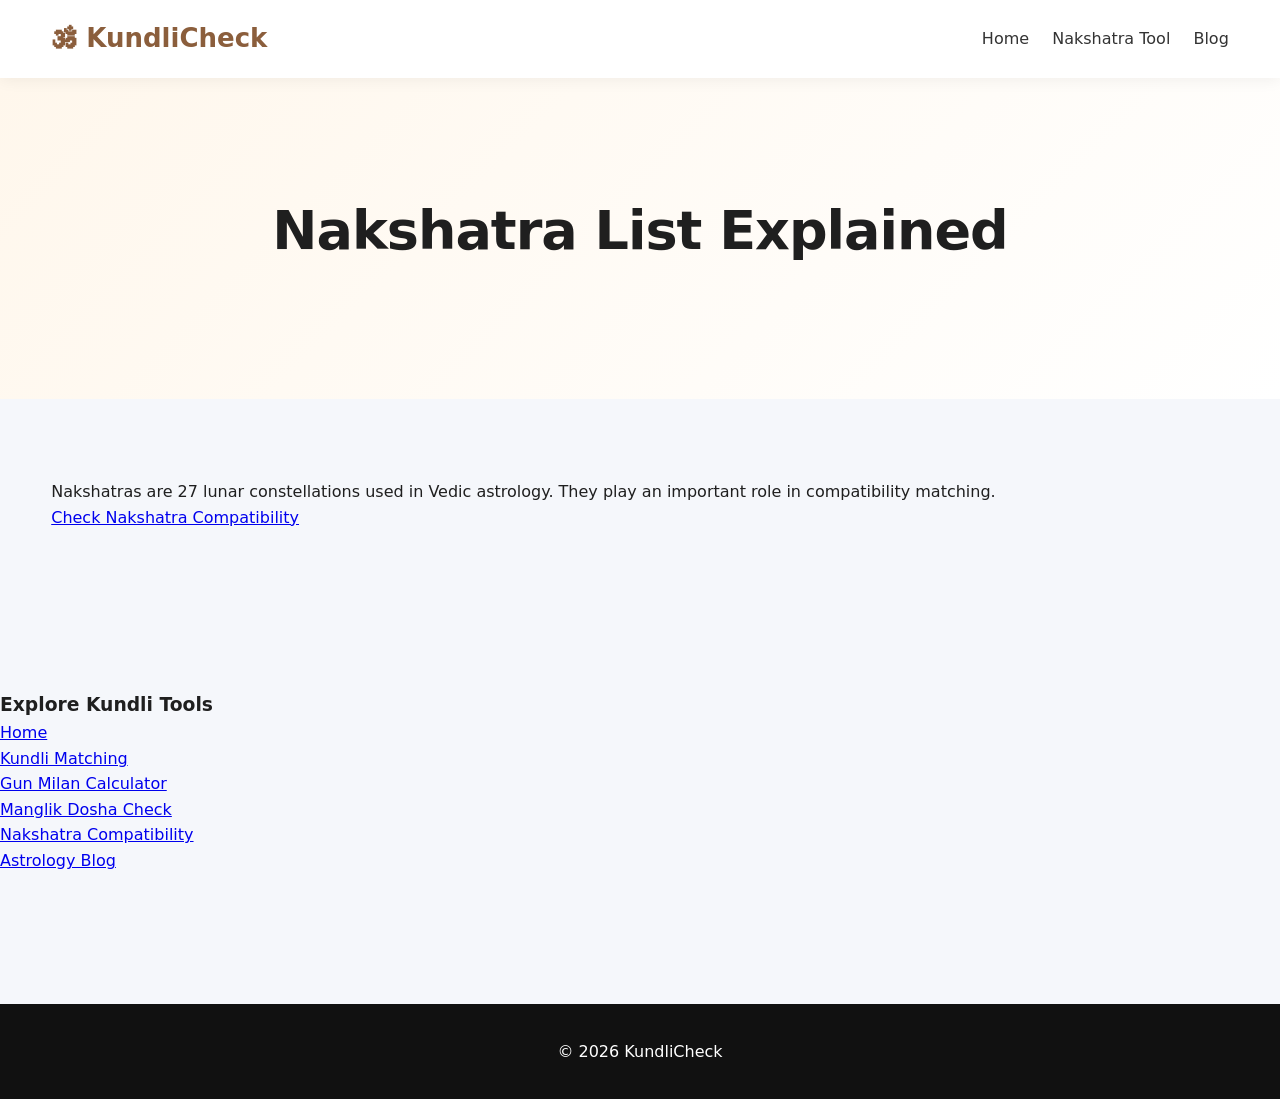
<file: nakshatra-list-explained.html>
<!DOCTYPE html>
<html lang="en">
<head>
<meta charset="UTF-8">
<meta name="viewport" content="width=device-width, initial-scale=1.0">

<title>Nakshatra List Explained | Astrology Guide</title>
<meta name="robots" content="index, follow">

<link rel="canonical" href="https://kundlicheck.in/nakshatra-list-explained.html">
<link rel="stylesheet" href="css/style.css">
</head>

<body>

<header>
<div class="container nav">
<div class="logo">🕉 KundliCheck</div>
<nav>
<a href="index.html">Home</a>
<a href="nakshatra-compatibility.html">Nakshatra Tool</a>
<a href="blog.html">Blog</a>
</nav>
</div>
</header>

<section class="hero">
<div class="container">
<h1>Nakshatra List Explained</h1>
</div>
</section>

<section class="features">
<div class="container">

<p>
Nakshatras are 27 lunar constellations used in Vedic astrology.
They play an important role in compatibility matching.
</p>

<a href="nakshatra-compatibility.html">Check Nakshatra Compatibility</a>

</div>
</section>
<div class="features">
<h3>Explore Kundli Tools</h3>

<a href="index.html">Home</a><br>
<a href="kundli-matching.html">Kundli Matching</a><br>
<a href="gun-milan-calculator.html">Gun Milan Calculator</a><br>
<a href="manglik-dosha-check.html">Manglik Dosha Check</a><br>
<a href="nakshatra-compatibility.html">Nakshatra Compatibility</a><br>
<a href="blog.html">Astrology Blog</a>
</div>
<footer>
<div class="container">
<p>© 2026 KundliCheck</p>
</div>
</footer>

</body>
</html>
</file>
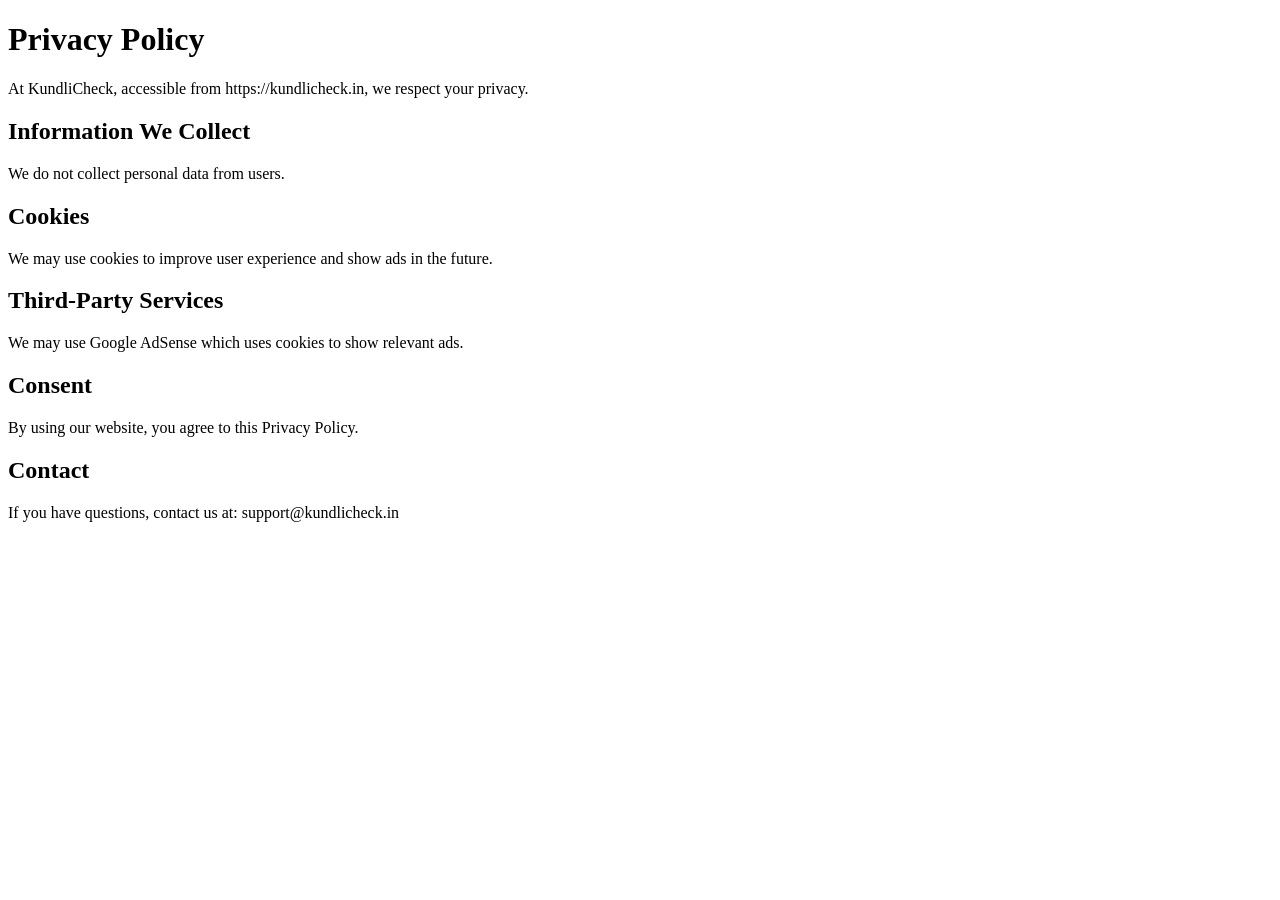
<file: privacy-policy.html>
<!DOCTYPE html>
<html lang="en">
<head>
<meta charset="UTF-8">
<meta name="viewport" content="width=device-width, initial-scale=1.0">
<title>Privacy Policy | KundliCheck</title>
</head>

<body>

<h1>Privacy Policy</h1>

<p>At KundliCheck, accessible from https://kundlicheck.in, we respect your privacy.</p>

<h2>Information We Collect</h2>
<p>We do not collect personal data from users.</p>

<h2>Cookies</h2>
<p>We may use cookies to improve user experience and show ads in the future.</p>

<h2>Third-Party Services</h2>
<p>We may use Google AdSense which uses cookies to show relevant ads.</p>

<h2>Consent</h2>
<p>By using our website, you agree to this Privacy Policy.</p>

<h2>Contact</h2>
<p>If you have questions, contact us at: support@kundlicheck.in</p>

</body>
</html>
</file>
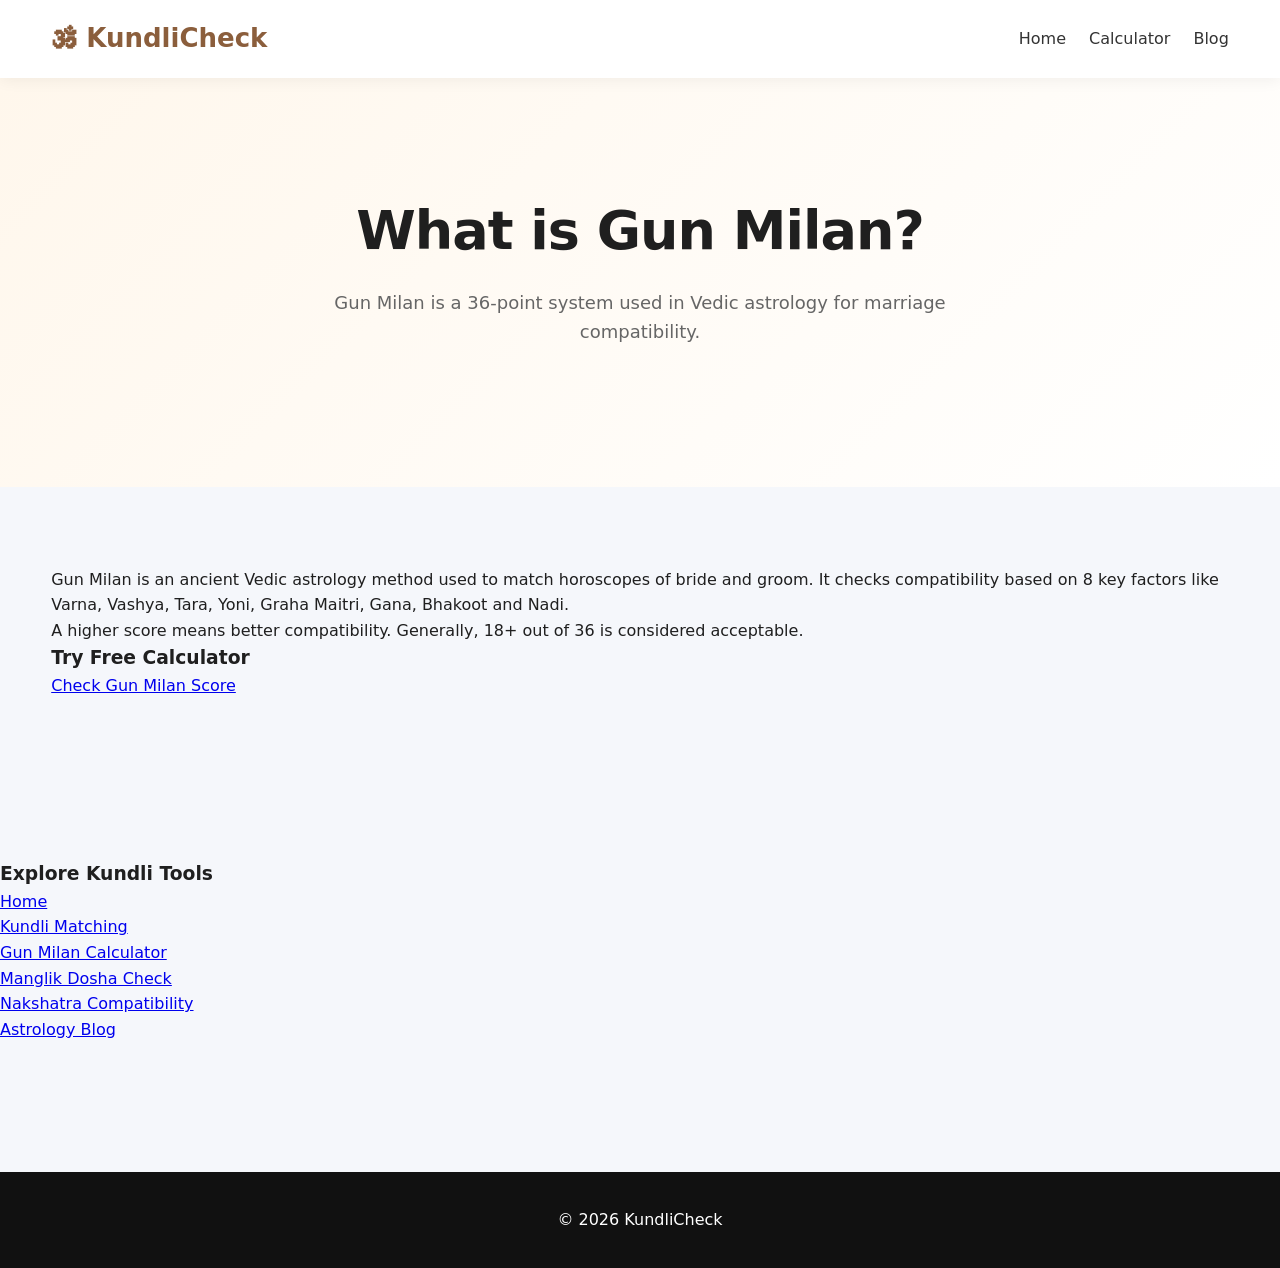
<file: what-is-gun-milan.html>
<!DOCTYPE html>
<html lang="en">
<head>
<meta charset="UTF-8">
<meta name="viewport" content="width=device-width, initial-scale=1.0">

<title>What is Gun Milan? | Kundli Matching Explained</title>
<meta name="description" content="Learn what Gun Milan is in Vedic astrology and how it is used for marriage compatibility.">
<meta name="robots" content="index, follow">

<link rel="canonical" href="https://kundlicheck.in/what-is-gun-milan.html">
<link rel="stylesheet" href="css/style.css">
</head>

<body>

<header>
<div class="container nav">
<div class="logo">🕉 KundliCheck</div>
<nav>
<a href="index.html">Home</a>
<a href="gun-milan-calculator.html">Calculator</a>
<a href="blog.html">Blog</a>
</nav>
</div>
</header>

<section class="hero">
<div class="container">
<h1>What is Gun Milan?</h1>
<p>Gun Milan is a 36-point system used in Vedic astrology for marriage compatibility.</p>
</div>
</section>

<section class="features">
<div class="container">

<p>
Gun Milan is an ancient Vedic astrology method used to match horoscopes of bride and groom.
It checks compatibility based on 8 key factors like Varna, Vashya, Tara, Yoni, Graha Maitri, Gana, Bhakoot and Nadi.
</p>

<p>
A higher score means better compatibility. Generally, 18+ out of 36 is considered acceptable.
</p>

<h3>Try Free Calculator</h3>
<a href="gun-milan-calculator.html">Check Gun Milan Score</a>

</div>
</section>
<div class="features">
<h3>Explore Kundli Tools</h3>

<a href="index.html">Home</a><br>
<a href="kundli-matching.html">Kundli Matching</a><br>
<a href="gun-milan-calculator.html">Gun Milan Calculator</a><br>
<a href="manglik-dosha-check.html">Manglik Dosha Check</a><br>
<a href="nakshatra-compatibility.html">Nakshatra Compatibility</a><br>
<a href="blog.html">Astrology Blog</a>
</div>
<footer>
<div class="container">
<p>© 2026 KundliCheck</p>
</div>
</footer>

</body>
</html>
</file>
<file: css/style.css>
/* =========================
   KUNDLICHECK MODERN UI
   ========================= */

:root{
  --primary:#8b5e3c;
  --primary-dark:#6f472e;
  --bg:#f5f7fb;
  --card:#ffffff;
  --text:#1f1f1f;
  --muted:#666;
  --shadow:0 10px 30px rgba(0,0,0,0.08);
  --radius:16px;
}

/* Reset */
*{
  margin:0;
  padding:0;
  box-sizing:border-box;
}

body{
  font-family:system-ui,-apple-system,Segoe UI,Roboto,Arial,sans-serif;
  background:var(--bg);
  color:var(--text);
  line-height:1.6;
}

/* Layout */
.container{
  width:92%;
  max-width:1200px;
  margin:auto;
}

/* HEADER */
header{
  background:white;
  box-shadow:0 2px 15px rgba(0,0,0,0.06);
  position:sticky;
  top:0;
  z-index:10;
}

.nav{
  display:flex;
  justify-content:space-between;
  align-items:center;
  padding:18px 0;
}

.logo{
  font-size:26px;
  font-weight:800;
  color:var(--primary);
}

nav a{
  margin-left:18px;
  text-decoration:none;
  color:#333;
  font-weight:500;
}

nav a:hover{
  color:var(--primary);
}

/* HERO */
.hero{
  padding:110px 0;
  text-align:center;
  background:linear-gradient(135deg,#fff7ec,#ffffff);
}

.hero h1{
  font-size:54px;
  font-weight:800;
  letter-spacing:-1px;
  margin-bottom:15px;
}

.hero p{
  font-size:18px;
  color:var(--muted);
  max-width:650px;
  margin:0 auto 30px;
}

/* BUTTON */
.btn, button{
  background:var(--primary);
  color:white;
  padding:14px 28px;
  border-radius:12px;
  border:none;
  cursor:pointer;
  font-weight:600;
  transition:0.2s ease;
  display:inline-block;
  text-decoration:none;
}

.btn:hover, button:hover{
  background:var(--primary-dark);
  transform:scale(1.03);
}

/* STATS */
.stats{
  padding:60px 0;
}

.stats-grid{
  display:grid;
  grid-template-columns:repeat(auto-fit,minmax(200px,1fr));
  gap:20px;
}

.stat-card{
  background:var(--card);
  padding:30px;
  text-align:center;
  border-radius:var(--radius);
  box-shadow:var(--shadow);
  transition:0.2s;
}

.stat-card:hover{
  transform:translateY(-5px);
}

/* CALCULATOR */
.calculator{
  background:white;
  padding:80px 0;
}

.form-grid{
  display:grid;
  grid-template-columns:1fr 1fr;
  gap:30px;
  margin-top:30px;
}

input, select{
  width:100%;
  padding:14px;
  margin-bottom:15px;
  border:1px solid #ddd;
  border-radius:10px;
  font-size:15px;
  outline:none;
}

input:focus{
  border-color:var(--primary);
}

/* RESULT */
.result{
  padding:80px 0;
  text-align:center;
}

.score-card{
  background:var(--card);
  padding:45px;
  max-width:520px;
  margin:auto;
  border-radius:18px;
  box-shadow:var(--shadow);
}

.score{
  font-size:64px;
  font-weight:900;
  color:var(--primary);
}

.status{
  font-size:20px;
  margin-top:10px;
  color:var(--muted);
}

/* FEATURES */
.features{
  padding:80px 0;
}

.feature-grid{
  display:grid;
  grid-template-columns:repeat(auto-fit,minmax(220px,1fr));
  gap:20px;
}

.feature{
  background:var(--card);
  padding:25px;
  border-radius:var(--radius);
  box-shadow:var(--shadow);
  transition:0.2s;
}

.feature:hover{
  transform:translateY(-5px);
}

/* FAQ */
.faq{
  padding:80px 0;
  background:white;
}

.faq-item{
  margin-bottom:25px;
}

/* BLOG / SEO */
#seo-content{
  padding:60px 0;
  background:#fff;
}

#seo-content h2{
  margin-top:25px;
  color:var(--primary);
}

/* TRUST SECTION */
.trust{
  padding:60px 0;
}

.trust ul{
  margin-top:15px;
  list-style:none;
}

.trust li{
  padding:8px 0;
}

/* AD BOX */
.ad-box{
  width:100%;
  min-height:90px;
  margin:25px 0;
  background:#f2f2f2;
  display:flex;
  align-items:center;
  justify-content:center;
  font-size:14px;
  color:#666;
  border-radius:10px;
}

/* FOOTER */
footer{
  background:#111;
  color:white;
  text-align:center;
  padding:35px;
  margin-top:50px;
}

/* RESPONSIVE */
@media(max-width:768px){

  .hero h1{
    font-size:34px;
  }

  .form-grid{
    grid-template-columns:1fr;
  }

  nav{
    display:none;
  }
}
</file>
